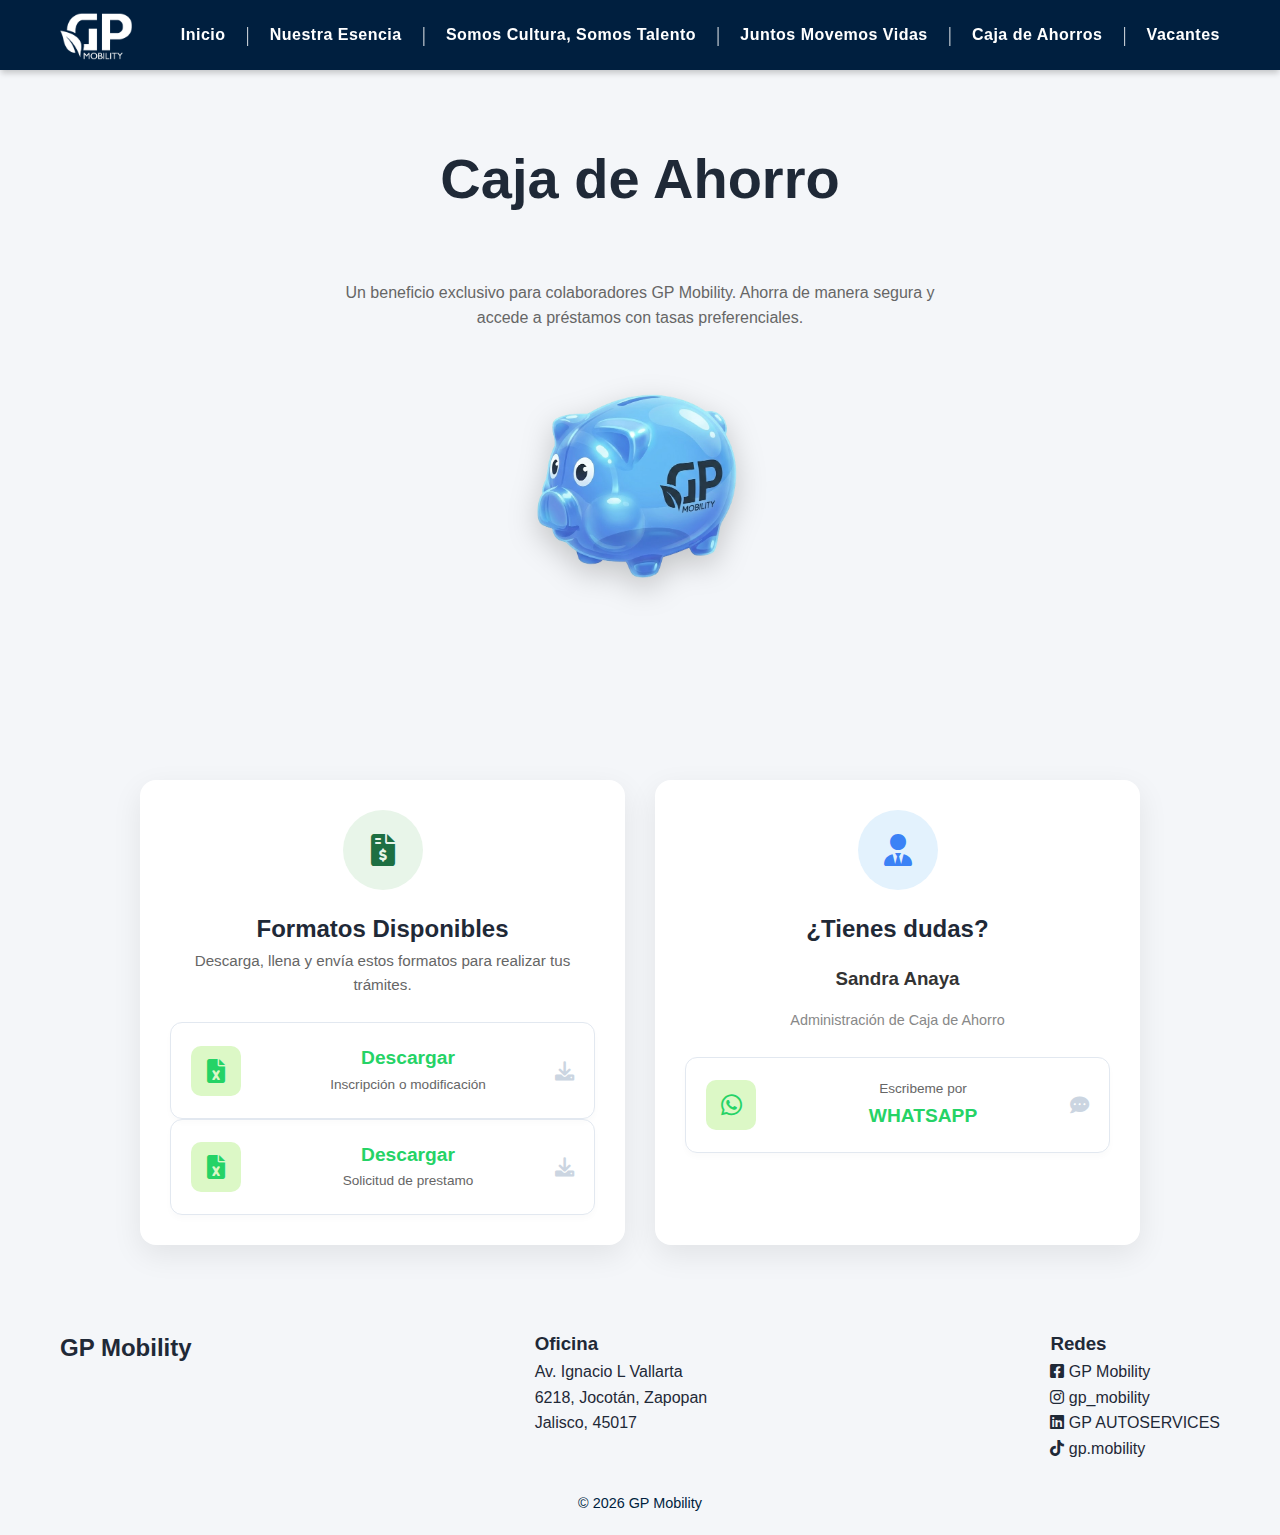
<file: caja_de_ahorro.html>
<!DOCTYPE html>
<html lang="es">
<head>
    <meta charset="UTF-8">
    <meta name="viewport" content="width=device-width, initial-scale=1.0">
    <title>Caja de Ahorro</title>
    <link href="https://cdnjs.cloudflare.com/ajax/libs/font-awesome/6.0.0/css/all.min.css" rel="stylesheet">
    <link rel="stylesheet" href="styles/styles_root.css">
    <link rel="stylesheet" href="styles/styles_index.css">
    <link rel="stylesheet" href="styles/styles_animations.css">
    <link rel="stylesheet" href="styles/styles_soporte_caja.css">


    <script type="module" src="js/auth_guard.js"></script>
</head>
<body>

    <section class="general-section" style="text-align: center; padding-bottom: 20px;">
        <div class="general-subsection" style="align-items: center;">
            <h1>Caja de Ahorro</h1>
            <p style="max-width: 600px; margin: 10px auto; color: #666;">
                Un beneficio exclusivo para colaboradores GP Mobility. Ahorra de manera segura y accede a préstamos con tasas preferenciales.
            </p>
            <img src="assets/alcancia.png" alt="Caja de Ahorro" class="alcancia-img"/>
        </div>
    </section>

    <section class="general-section" style="background-color: transparent;">
        <div class="resources-grid">
            
            <div class="resource-card">
                <div class="icons" style="color:#1D6F42;background:#E8F5E9;">
                    <i class="fas fa-file-invoice-dollar"></i>
                </div>
                <h2>Formatos Disponibles</h2>
                <p>Descarga, llena y envía estos formatos para realizar tus trámites.</p>
                
                <a href="assets/docs/formato_inscripcionOModificacion.xlsx" download class="btn-action btn-whatsapp">
                    <div class="btn-icon-wrapper">
                        <i class="fas fa-file-excel"></i>
                    </div>
                    <div class="btn-text">
                        <strong>Descargar</strong>
                        <span>Inscripción o modificación</span>
                    </div>
                    <i class="fas fa-download arrow-icon"></i>
                </a>

                <a href="assets/docs/formato_solicituddeprestamo.xlsx" download class="btn-action btn-whatsapp">
                    <div class="btn-icon-wrapper">
                        <i class="fas fa-file-excel"></i>
                    </div>
                    <div class="btn-text">
                        <strong>Descargar</strong>
                        <span>Solicitud de prestamo</span>
                    </div>
                    <i class="fas fa-download arrow-icon"></i>
                </a>
            </div>

            <div class="resource-card">
                <div class="icons" style="color:var(--secondary);background:#E3F2FD;">
                    <i class="fas fa-user-tie"></i>
                </div>
                <h2>¿Tienes dudas?</h2>

                <h3 style="margin: 15px 0; color: #333;">Sandra Anaya</h3>
                <p style="margin-bottom: 25px; color: #888; font-size: 0.9rem;">Administración de Caja de Ahorro</p>


                <a href="https://wa.me/5213332001139?text=Hola%20Sandra,%20tengo%20una%20duda%20sobre%20la%20caja%20de%20ahorro!" target="_blank" class="btn-action btn-whatsapp">
                    <div class="btn-icon-wrapper">
                        <i class="fab fa-whatsapp"></i>
                    </div>
                    <div class="btn-text">
                        <span>Escribeme por</span>
                        <strong>WHATSAPP</strong>
                    </div>
                    <i class="fas fa-comment-dots arrow-icon"></i>
                </a>

            </div>

        </div>
    </section>

    <script type="module" src="js/component.js"></script>
    <script src="js/animations.js"></script>
</body>
</html>
</file>
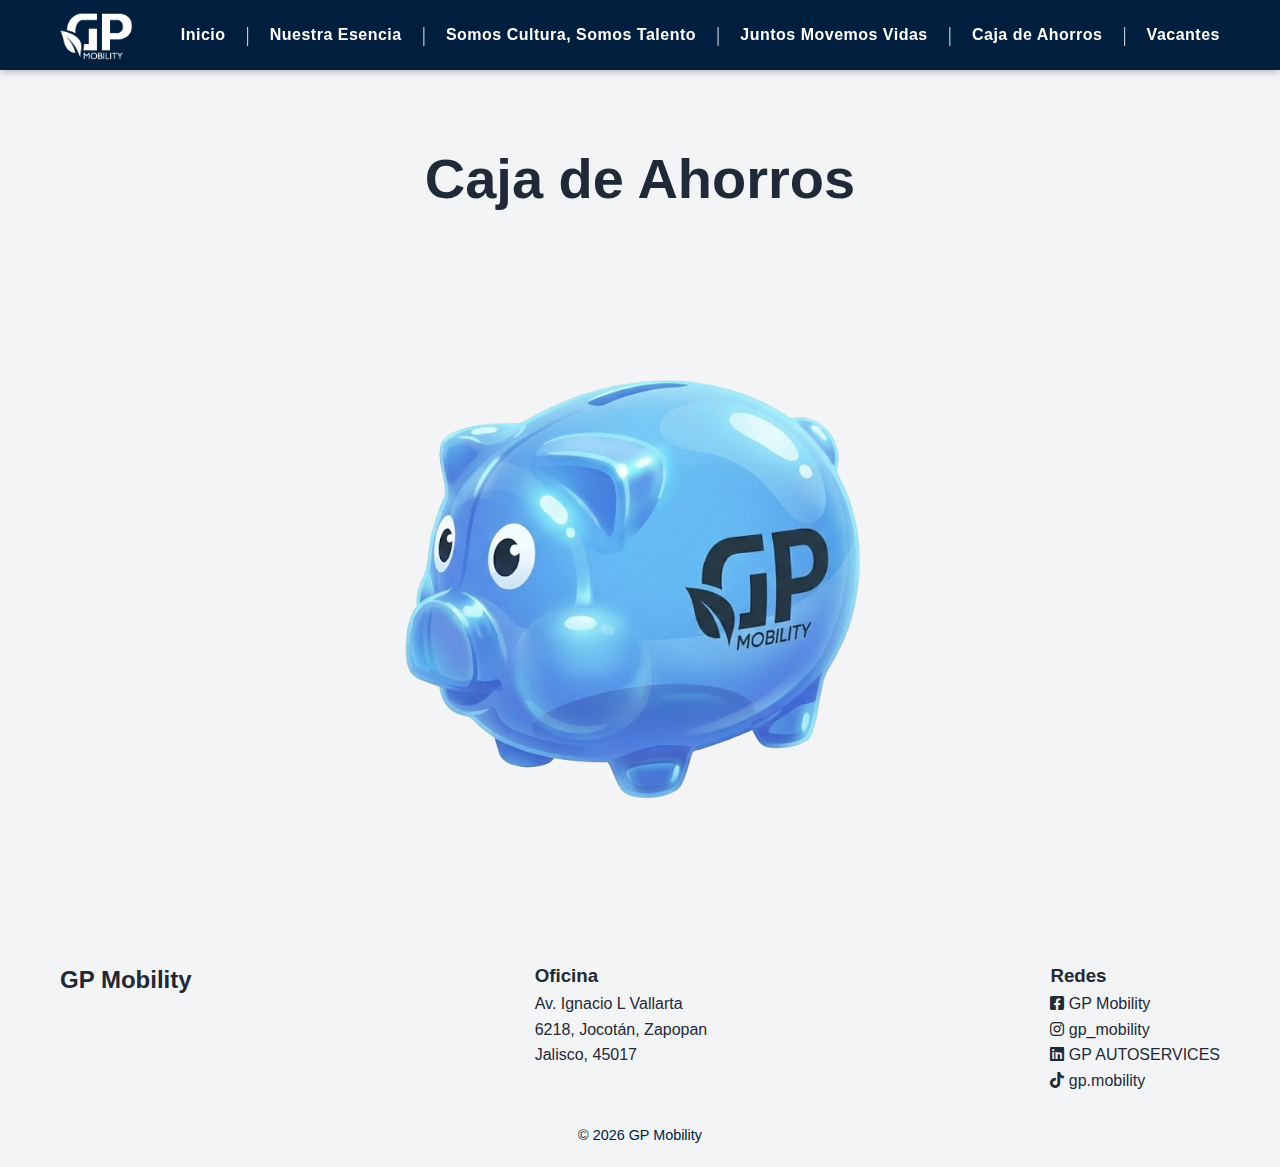
<file: caja_de_ahorros.html>
<!DOCTYPE html>
<html lang="es">
    <head>
        <meta charset="UTF-8">
        <meta name="viewport" content="width=device-width, initial-scale=1.0">
        <title>Caja de Ahorros</title>
        <link href="https://cdnjs.cloudflare.com/ajax/libs/font-awesome/6.0.0/css/all.min.css" rel="stylesheet">
        <link rel="stylesheet" href="styles/styles_root.css">
        <link rel="stylesheet" href="styles/styles_index.css">
        <link rel="stylesheet" href="styles/styles_animations.css">
    </head>
    <body>
        <section class="general-section">
            <div class="general-subsection">
                <h1>Caja de Ahorros</h1>
                <img src="assets/alcancia.png"/>
            </div>
        </section>
        <section class="general-section">
        </section>
        <script src="js/animations.js"></script>
        <script src="js/component.js"></script>
    </body>
</html>
</file>
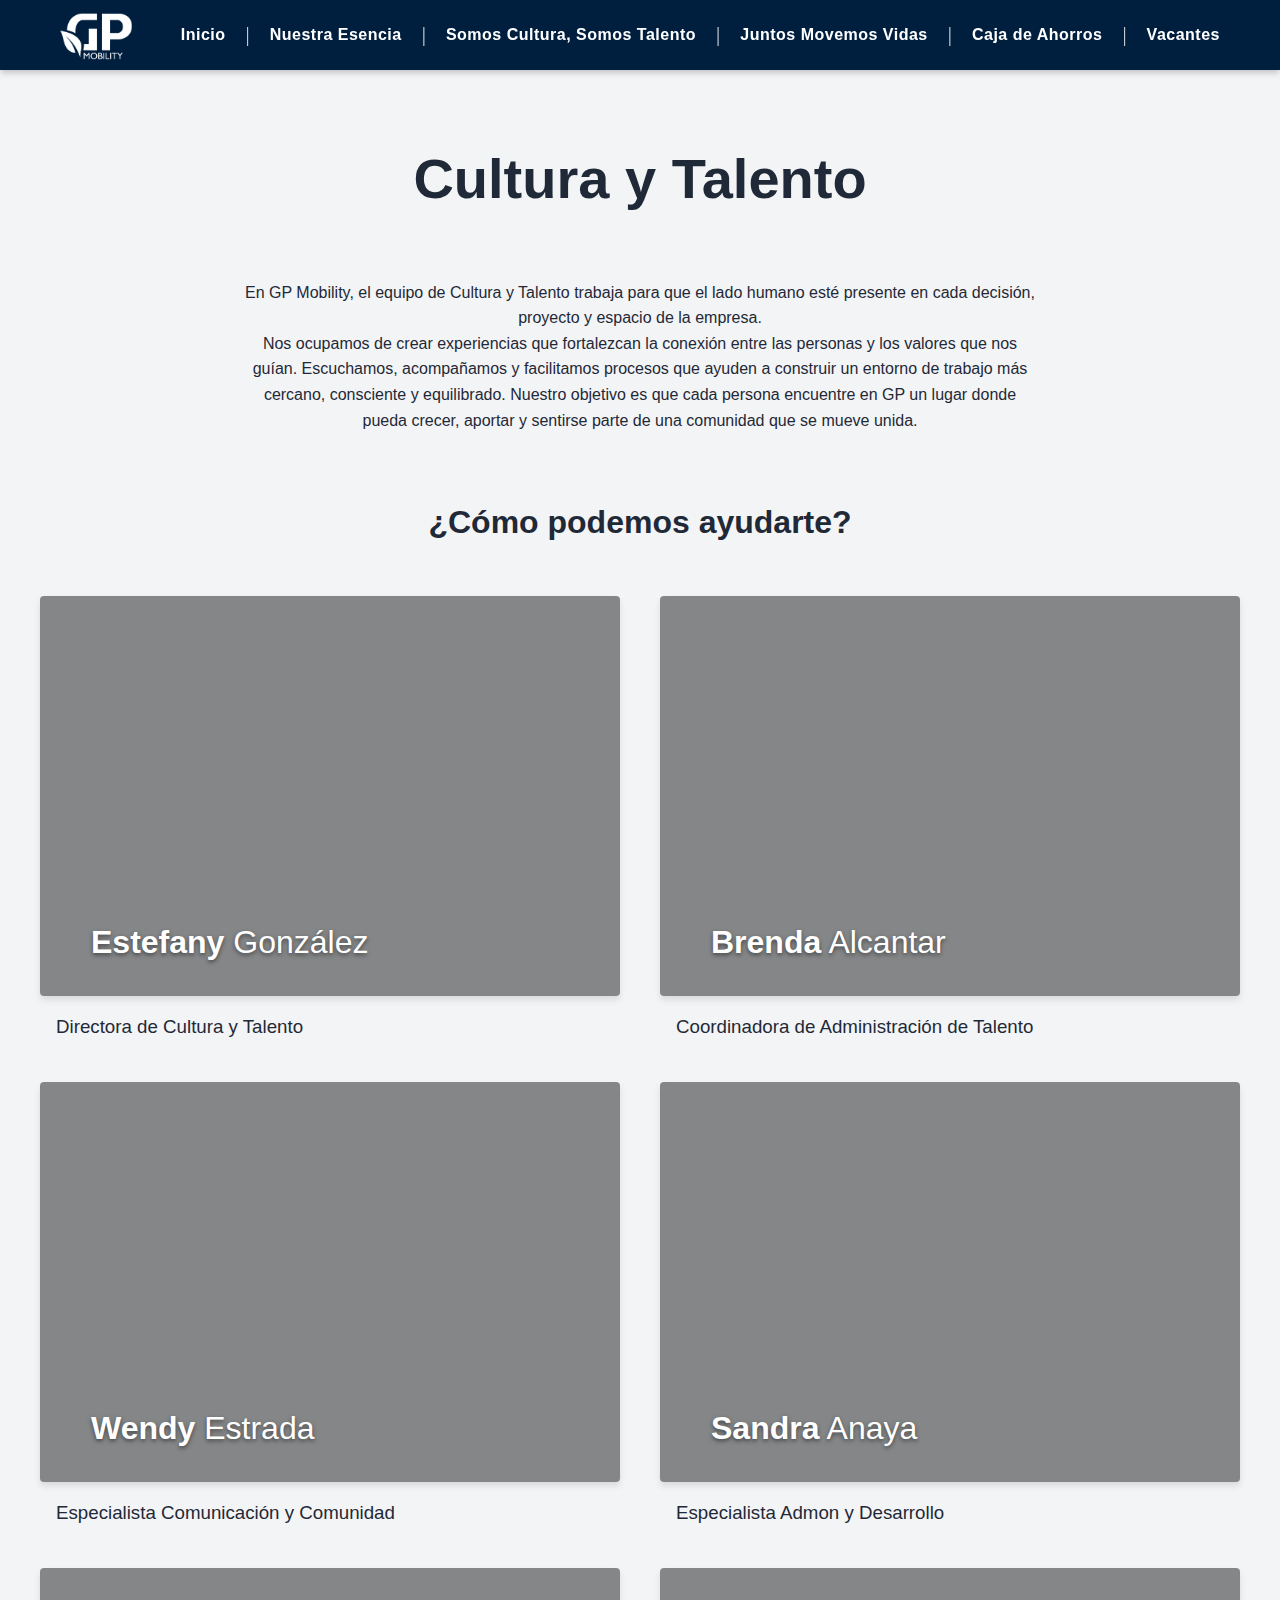
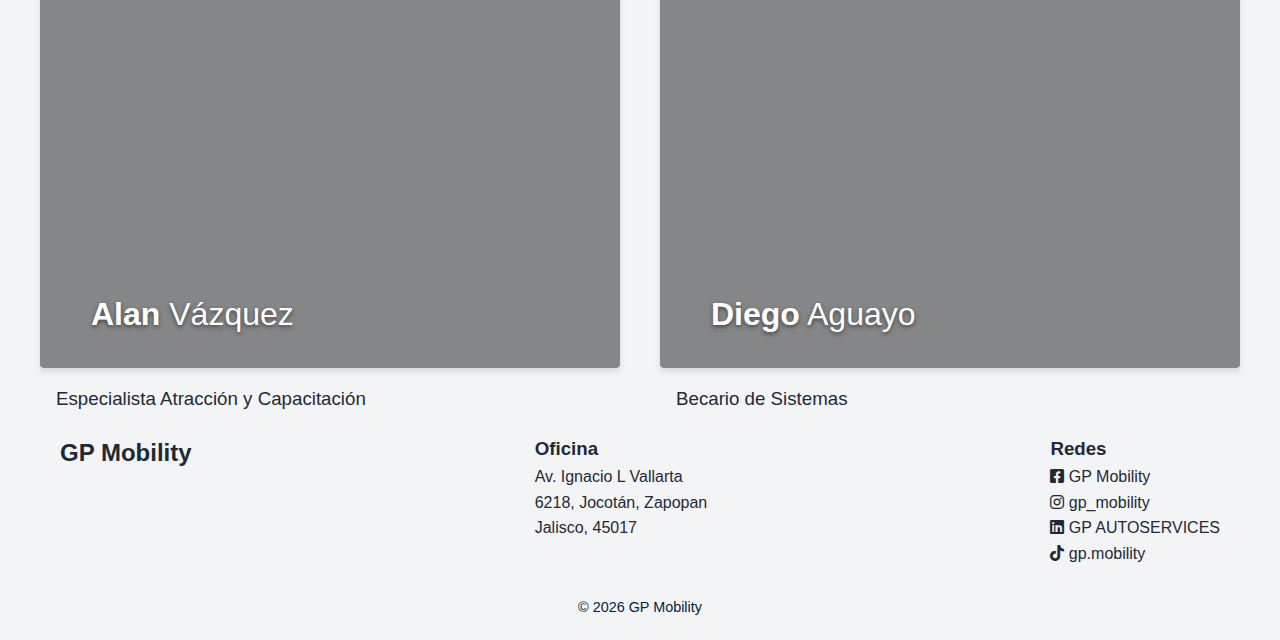
<file: cultura_talento.html>
<!DOCTYPE html>
<html lang="es">
    <head>
        <meta charset="UTF-8">
        <meta name="viewport" content="width=device-width, initial-scale=1.0">
        <title>Somos cultura, somos talento</title>
        <link href="https://cdnjs.cloudflare.com/ajax/libs/font-awesome/6.0.0/css/all.min.css" rel="stylesheet">
        <link rel="stylesheet" href="styles/styles_root.css">
        <link rel="stylesheet" href="styles/styles_index.css">
        <style>
            .card-content {
                cursor:default;
            }
            @media (max-width: 900px) {
                .contact-section {
                    width:100%;max-width: 1200px;margin:4rem auto;padding:0 20px;
                }
                .image-card {
                    width: 80%;
                    height: auto;
                }
            }
        </style>
        <script type="module" src="js/auth_guard.js"></script>
    </head>
    <body>
        <section class="general-section">
            <div class="general-subsection">
                <h1>Cultura y Talento</h1>
                <p>
                    En GP Mobility, el equipo de Cultura y Talento trabaja para que el lado humano esté presente 
                    en cada decisión, proyecto y espacio de la empresa.<br/>
                    Nos ocupamos de crear experiencias que fortalezcan la conexión entre las personas 
                    y los valores que nos guían. Escuchamos, acompañamos y facilitamos procesos que ayuden 
                    a construir un entorno de trabajo más cercano, consciente y equilibrado.
                    Nuestro objetivo es que cada persona encuentre en GP un lugar donde pueda crecer, 
                    aportar y sentirse parte de una comunidad que se mueve unida.
                </p>
            </div>
        </section>
        <section class="contact-section">
            <h1 style="margin-top: 2em;">¿Cómo podemos ayudarte?</h1>
            <div class="image-cards-grid">
                <div class="contact-item">
                <a href="#" class="image-card" style="background-image: url('https://gpmobility.s3.us-east-2.amazonaws.com/usuarios/GONZALEZ+ROCHA+ESTEFANY+ISABEL.png');">
                    <div class="card-overlay"></div> <div class="card-content">
                        <h3><strong>Estefany</strong> González</h3>
                    </div>
                </a>
                <h3>Directora de Cultura y Talento</h3>
                </div>

                <div class="contact-item">
                <a href="#" class="image-card" style="background-image: url('https://gpmobility.s3.us-east-2.amazonaws.com/usuarios/HERNANDEZ+ALCANTAR+BRENDA.png');">
                    <div class="card-overlay"></div>
                    <div class="card-content">
                        <h3><strong>Brenda</strong> Alcantar</h3>
                    </div>
                </a>
                <h3>Coordinadora de Administración de Talento</h3>
                </div>

                <div class="contact-item">
                <a href="#" class="image-card" style="background-image: url('https://gpmobility.s3.us-east-2.amazonaws.com/usuarios/ESTRADA+MENESES+WENDY+CECILIA.png');">
                    <div class="card-overlay"></div>
                    <div class="card-content">
                        <h3><strong>Wendy</strong> Estrada</h3>
                    </div>
                </a>
                <h3>Especialista Comunicación y Comunidad</h3>
                </div>

                <div class="contact-item">
                <a href="#" class="image-card" style="background-image: url('https://gpmobility.s3.us-east-2.amazonaws.com/usuarios/ANAYA+SOLIS+SANDRA+GUADALUPE.png');">

                    <div class="card-overlay"></div>
                    <div class="card-content">
                        <h3><strong>Sandra</strong> Anaya</h3>
                    </div>
                </a>
                <h3>Especialista Admon y Desarrollo</h3>
                </div>
                
                <div class="contact-item">
                <a href="#" class="image-card" style="background-image: url('https://gpmobility.s3.us-east-2.amazonaws.com/usuarios/VAZQUEZ+GALLO+ALAN+RICARDO.png');">
                    <div class="card-overlay"></div>
                    <div class="card-content">
                        <h3><strong>Alan</strong> Vázquez</h3>
                    </div>
                </a>
                <h3>Especialista Atracción y Capacitación</h3>
                </div>

                <div class="contact-item">
                <a href="#" class="image-card" style="background-image: url('https://gpmobility.s3.us-east-2.amazonaws.com/usuarios/AGUAYO+ALCALA+DIEGO+ARMANDO.png');">
                    <div class="card-overlay"></div>
                    <div class="card-content">
                        <h3><strong>Diego</strong> Aguayo</h3>
                    </div>
                </a>
                <h3>Becario de Sistemas</h3>
                </div>
                

            </div>
        </section>
        <script src="js/component.js"></script>
    </body>
</html>
</file>
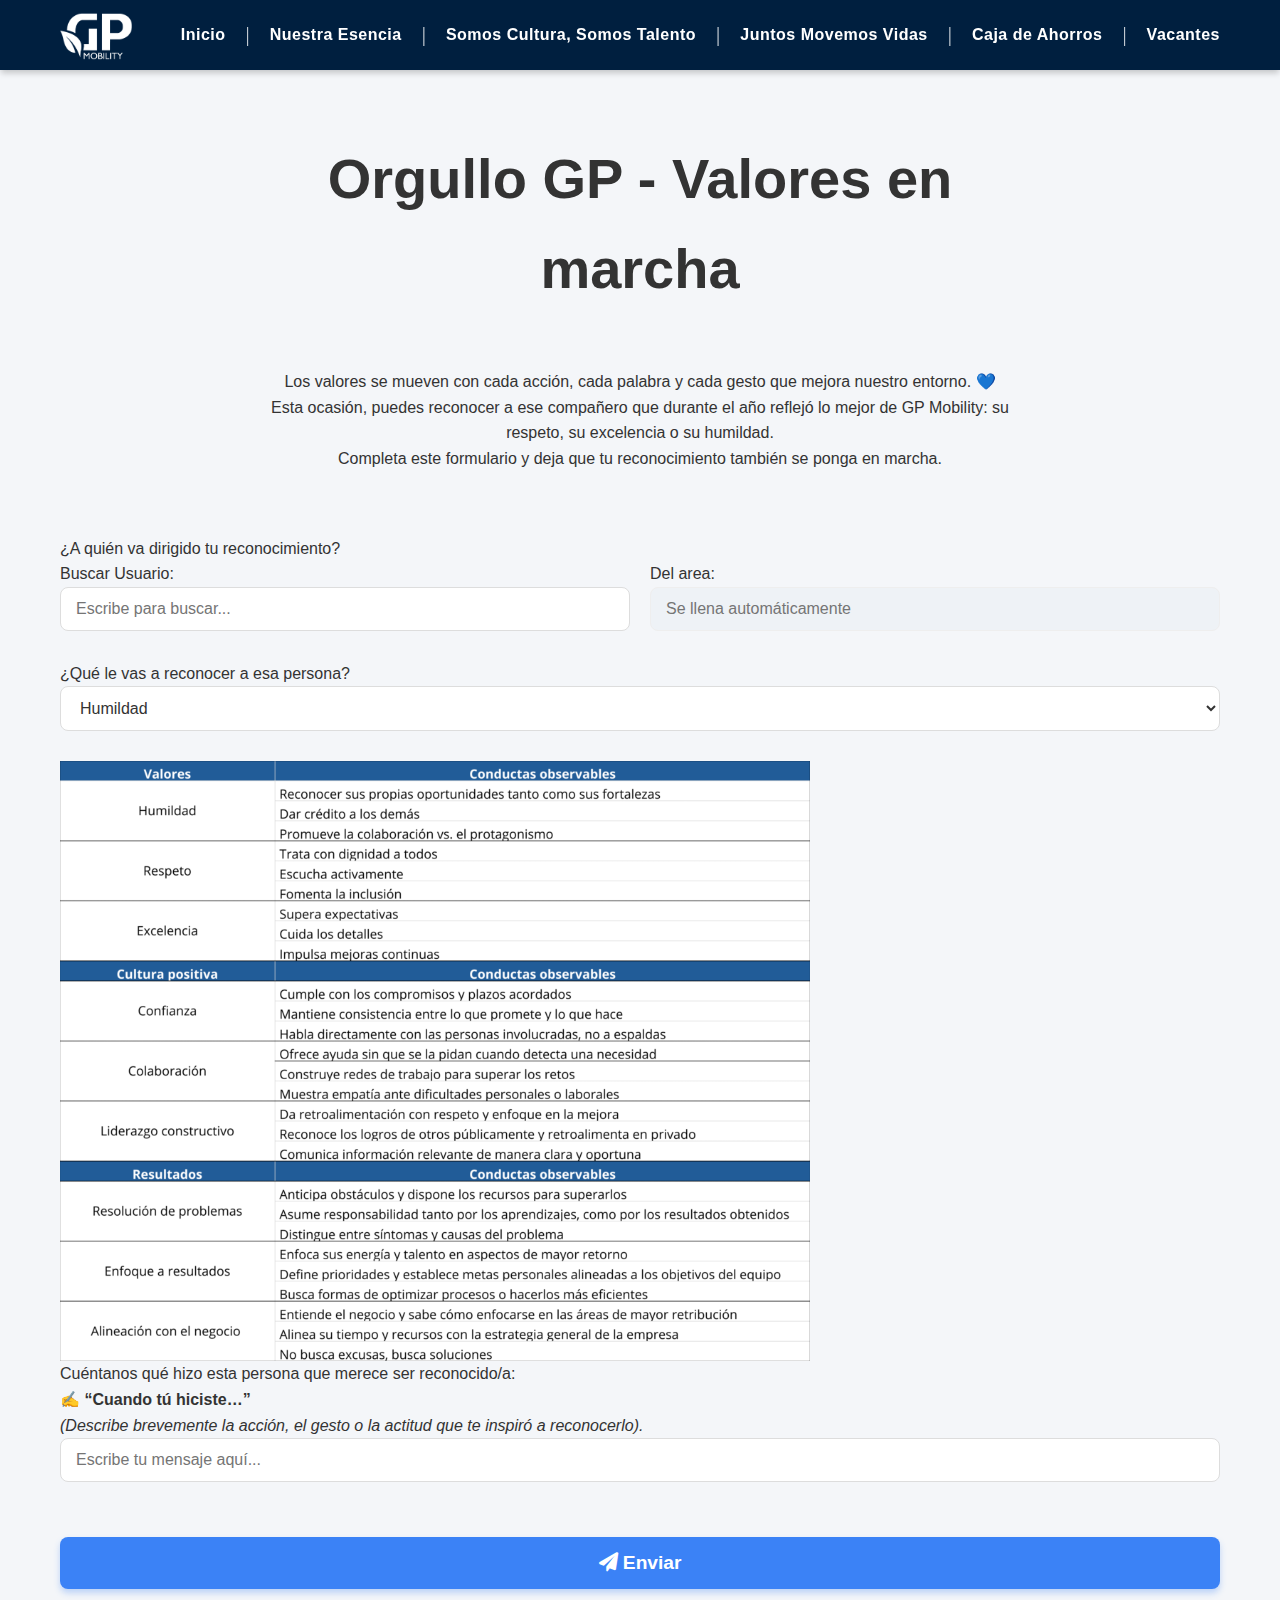
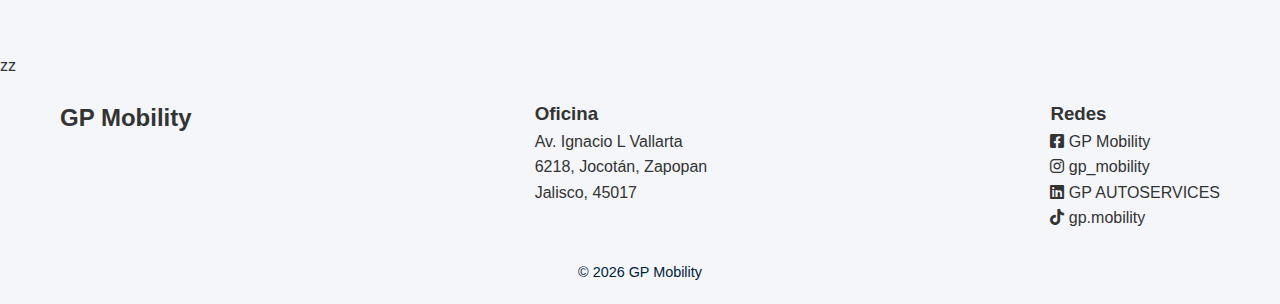
<file: enviar_reconocimiento.html>
<!DOCTYPE html>
<html lang="es">
<head>
    <meta charset="UTF-8">
    <meta name="viewport" content="width=device-width, initial-scale=1.0">
    <title>Orgullo GP</title>
    <link href="https://cdnjs.cloudflare.com/ajax/libs/font-awesome/6.0.0/css/all.min.css" rel="stylesheet">
    <link rel="stylesheet" href="styles/styles_root.css">
    <link rel="stylesheet" href="styles/styles_index.css">
    <link rel="stylesheet" href="styles/styles_enviar_reconocimiento.css">
    <script type="module" src="js/auth_guard.js"></script>
</head>
<body>
    <section class="general-section">
        <div class="general-subsection">
            <h1>Orgullo GP - Valores en marcha</h1>
            <p>
                Los valores se mueven con cada acción, cada palabra 
                y cada gesto que mejora nuestro entorno. 💙<br/>Esta ocasión, 
                puedes reconocer a ese compañero que durante el año reflejó lo mejor 
                de GP Mobility: su respeto, su excelencia o su humildad.<br/>Completa este formulario 
                y deja que tu reconocimiento también se ponga en marcha.
            </p>

        </div>
    </section>

    <section class="general-section">
        <label>¿A quién va dirigido tu reconocimiento?</label> 
            <div class="grupo-horizontal">
                <div class="campo-individual" style="position: relative;">
                    <label for="usuario_search">Buscar Usuario: </label>
                    <input type="text" id="usuario_search" placeholder="Escribe para buscar..." autocomplete="off">
                    
                    <ul id="user-suggestions" style="
                        display:none; 
                        position:absolute; 
                        background:white; 
                        border:1px solid #ccc; 
                        width:100%; 
                        max-height:150px; 
                        overflow-y:auto; 
                        z-index:1000;
                        list-style:none;
                        padding:0;
                        margin:0;
                        text-transform: lowercase;
                    "></ul>

                    <input type="hidden" id="form-para" name="form-para" required>
                </div>
                
                <div class="campo-individual">
                    <label for="usuario_dpto_display">Del area: </label>
                    <input type="text" id="usuario_dpto_display" readonly placeholder="Se llena automáticamente" style="background-color: #f0f0f0;">
                </div>
                
            </div>

            <label>¿Qué le vas a reconocer a esa persona?</label>
            <div class="grupo-horizontal">
                <select id="form-reconocimiento">
                    <option>Humildad</option>
                    <option>Respeto</option>
                    <option>Excelencia</option>
                    <option>Confianza</option>
                    <option>Colaboración</option>
                    <option>Liderazgo constructivo</option>
                    <option>Resolución de problemas</option>
                    <option>Enfoque a resultados</option>
                    <option>Alineación con el negocio</option>
                </select>
            </div>
            <div>
                <img src="assets/valoresAReconocer.png"/>
            </div>

        <label>
            Cuéntanos qué hizo esta persona que merece ser reconocido/a: <br/>
            <strong>✍️ “Cuando tú hiciste…”  </strong><br/>
            <em>(Describe brevemente la acción, el gesto o la actitud que te inspiró a reconocerlo).</em>
        </label>
        <div class="grupo-horizontal">
            <input type="text" id="form-mensaje" required placeholder="Escribe tu mensaje aquí...">
        </div>

        <div class="grupo-horizontal">
            <button type="submit" id="btn-enviar" style="display: block;">
                <i class="fas fa-paper-plane"></i> Enviar
            </button>
        </div>

    </section>

    <script type="module" src="js/component.js"></script>
    <script type="module" src="js/user_search.js"></script>
    <script type="module" src="js/send_reconocimiento.js"></script>
</body>
</html>
zz
</file>
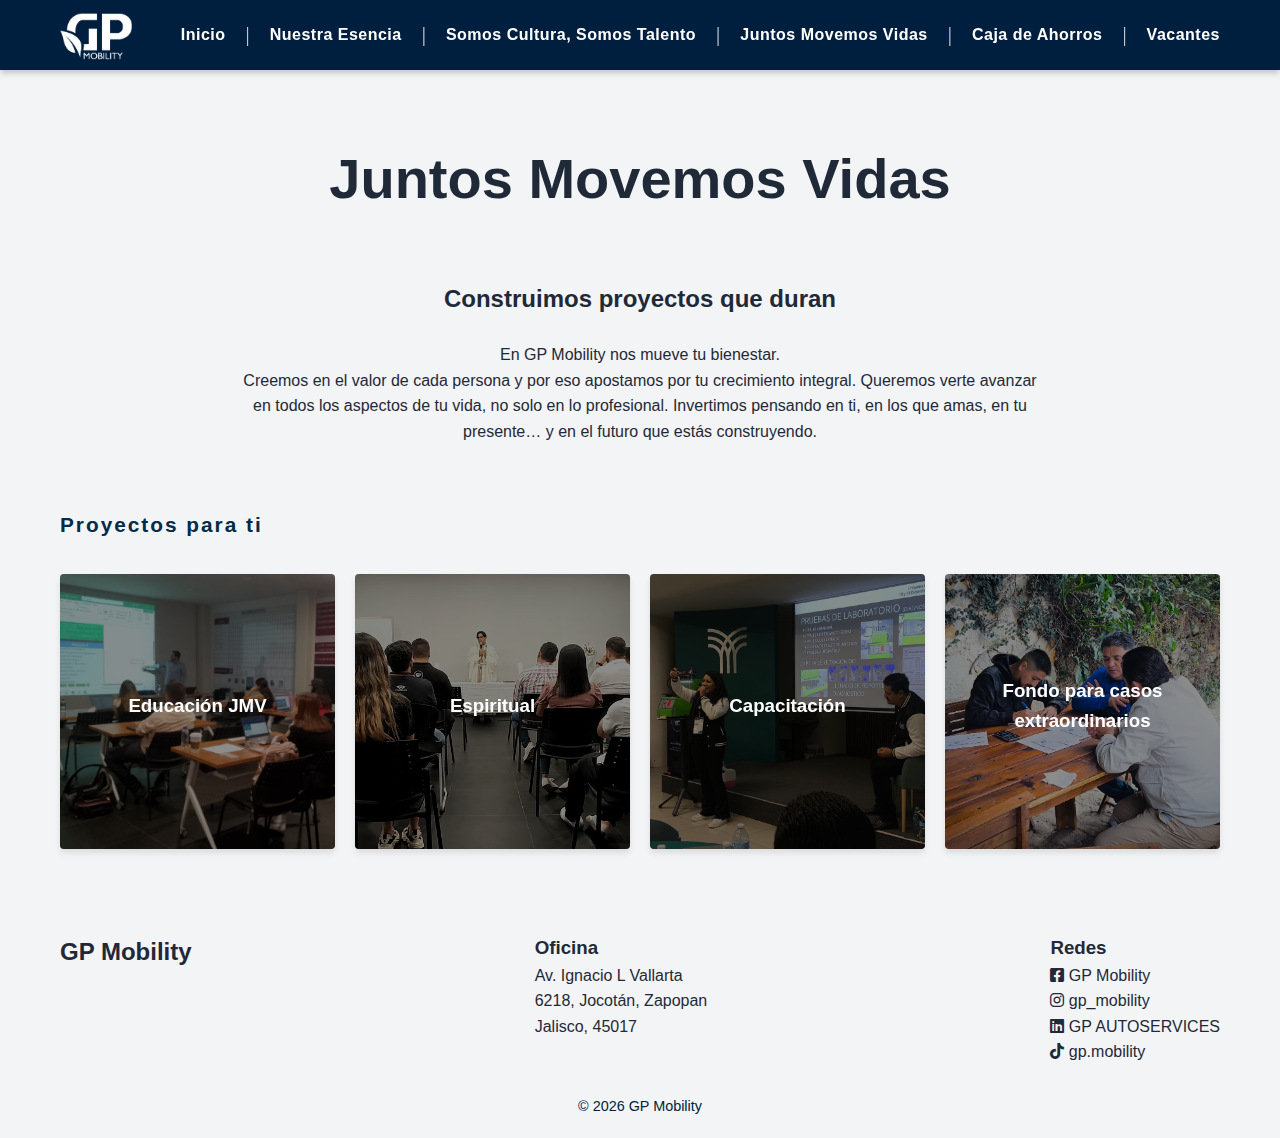
<file: juntos_movemos_vidas.html>
<!DOCTYPE html>
<html lang="es">
    <head>
        <meta charset="UTF-8">
        <meta name="viewport" content="width=device-width, initial-scale=1.0">
        <title>Juntos Movemos Vidas</title>
        <link href="https://cdnjs.cloudflare.com/ajax/libs/font-awesome/6.0.0/css/all.min.css" rel="stylesheet">
        <link rel="stylesheet" href="styles/styles_root.css">
        <link rel="stylesheet" href="styles/styles_index.css">
        <link rel="stylesheet" href="styles/styles_animations.css">
    </head>
    <body>
        <section class="general-section">
            <div class="general-subsection">
                <h1>Juntos Movemos Vidas</h1>
                <h2>Construimos proyectos que duran</h2>
                <p>                    
                    En GP Mobility nos mueve tu bienestar.<br/>
                    Creemos en el valor de cada persona y por eso apostamos por tu crecimiento integral. 
                    Queremos verte avanzar en todos los aspectos de tu vida, no solo en lo profesional.
                    Invertimos pensando en ti, en los que amas, en tu presente… y en el futuro que estás construyendo.
                </p>
            </div>
        </section>
        <section class="general-section">
            <h2 class="section-title">Proyectos para ti</h2>

            <div class="image-cards-grid">
                
                <div class="animated-image-card">
                    <div class="animated-card-face animated-card-front" style="background-image: url('assets/educacion.png');">
                        <div class="animated-card-overlay"></div> <div class="animated-card-content">
                            <h3>Educación JMV</h3>
                        </div>
                    </div>
                    <div class="animated-card-face animated-card-back" style="background-image: url('assets/educacion.png');">
                        <div class="animated-card-overlay"></div> <div class="animated-card-content">
                            <h3>Educacion JMV</h3>
                            <p>
                                La oportunidad de retomar o continuar sus estudios, 
                                alcanzando nuevos logros que impacten positivamente 
                                su vida y la de su familia.
                            </p>
                        </div>
                    </div>
                </div>

                <div class="animated-image-card">
                    <div class="animated-card-face animated-card-front" style="background-image: url('assets/vision.png');">
                        <div class="animated-card-overlay"></div> <div class="animated-card-content">
                            <h3>Espiritual</h3>
                        </div>
                    </div>
                    <div class="animated-card-face animated-card-back" style="background-image: url('assets/vision.png');">
                        <div class="animated-card-overlay"></div> <div class="animated-card-content">
                            <h3>Espiritual</h3>
                            <p>
                                Fomentamos el crecimiento espiritual de cada colaborador, 
                                ofreciendo apoyo para sacramentos, ceremonias y celebraciones. 
                                <br/>Coordinamos actividades que nutran la espiritualidad y 
                                fortalezcan nuestro sentido de comunidad. 
                            </p>
                        </div>
                    </div>
                </div>

                <div class="animated-image-card">
                    <div class="animated-card-face animated-card-front" style="background-image: url('assets/capacitacion.png');">
                        <div class="animated-card-overlay"></div> <div class="animated-card-content">
                            <h3>Capacitación</h3>
                            
                        </div>
                    </div>
                    <div class="animated-card-face animated-card-back" style="background-image: url('assets/capacitacion.png');">
                        <div class="animated-card-overlay"></div> <div class="animated-card-content">
                            <h3>Capacitación</h3>
                            <p>
                                Buscamos brindar herramientas y oportunidades para su 
                                desarrollo, impulsando la mejora continua que nos lleve
                                juntos al éxito de GP Mobility con el apoyo Academia Plasencia.
                            </p>
                        </div>
                    </div>
                </div>

                <div class="animated-image-card">
                    <div class="animated-card-face animated-card-front" style="background-image: url('assets/fondoextraordinario.jpeg');">
                        <div class="animated-card-overlay"></div> <div class="animated-card-content">
                            <h3>Fondo para casos extraordinarios</h3>
                        </div>
                    </div>
                    <div class="animated-card-face animated-card-back" style="background-image: url('assets/fondoextraordinario.jpeg');">
                        <div class="animated-card-overlay"></div> <div class="animated-card-content">
                            <h3>Fondo para casos extraordinarios</h3>
                            <p>
                                Fondo trimestral gestionado por el equipo de cuidado, pensado
                                para acompañar y respaldar a nuestros colaboradores en los 
                                momentos que más lo necesitan.
                            </p>  
                        </div>
                    </div>
                </div>

            </div>
        </section>
        <script src="js/animations.js"></script>
        <script src="js/component.js"></script>
    </body>
</html>
</file>
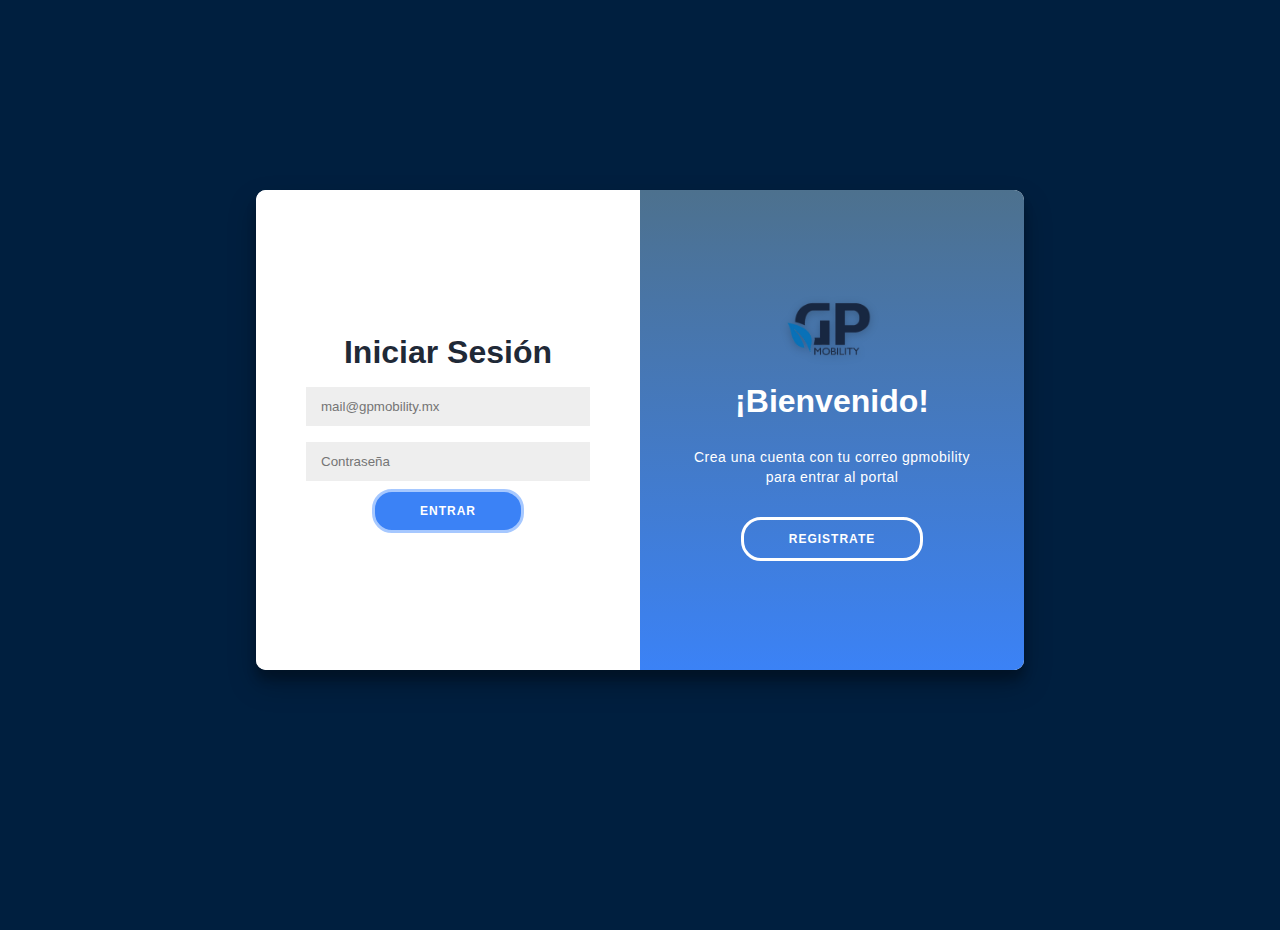
<file: login.html>
<!DOCTYPE html>
<html lang="es">
<head>
    <meta charset="UTF-8">
    <meta name="viewport" content="width=device-width, initial-scale=1.0">
    <title>GP Mobility</title>
    <link rel="stylesheet" href="styles/styles_root.css">
    <link rel="stylesheet" href="styles/login.css">
</head>
<body>
    <div class="card" id="card">
        <div class="form-container sign-up-container">
            <form action="#">
                <h1>Crear Cuenta</h1>
                <span>usa tu correo empresarial</span>
                <input id="email-signup" type="email" placeholder="mail@gpmobility.mx" />
                <input id="password-signup" type="password" placeholder="Contraseña" autocomplete="off" />
                <p class="error-msg" id="error-msg-signup"></p>
                <button id="signup-button">Registrar</button>
            </form>
        </div>
        <div class="form-container sign-in-container">
            <form action="#">
                <h1>Iniciar Sesión</h1>
                <input id="email-login" type="email" placeholder="mail@gpmobility.mx" />
                <input id="password-login" type="password" placeholder="Contraseña" autocomplete="off"/>
                <p class="error-msg" id="error-msg-login"></p>
                <button id="login-button">Entrar</button>
            </form>
        </div>
        <div class="overlay-container">
            <div class="login-overlay">
                <div class="overlay-panel overlay-left">
                    <img class="overlay-img" src="img/mini_logo_gp.png">
                    <h1>¡Bienvenido!</h1>
                    <p>Si ya cuentas con una cuenta, inicia sesión</p>
                    <button class="ghost" id="logIn-toggle">Iniciar Sesión</button>
                </div>
                <div class="overlay-panel overlay-right">
                    <img class="overlay-img" src="img/mini_logo_gp.png">
                    <h1>¡Bienvenido!</h1>
                    <p>Crea una cuenta con tu correo gpmobility para entrar al portal</p>
                    <button class="ghost" id="signUp-toggle">Registrate</button>
                </div>
            </div>
        </div>
    </div>

    <script type="module" src="js/auth.js"></script>
</body>
</html>
</file>
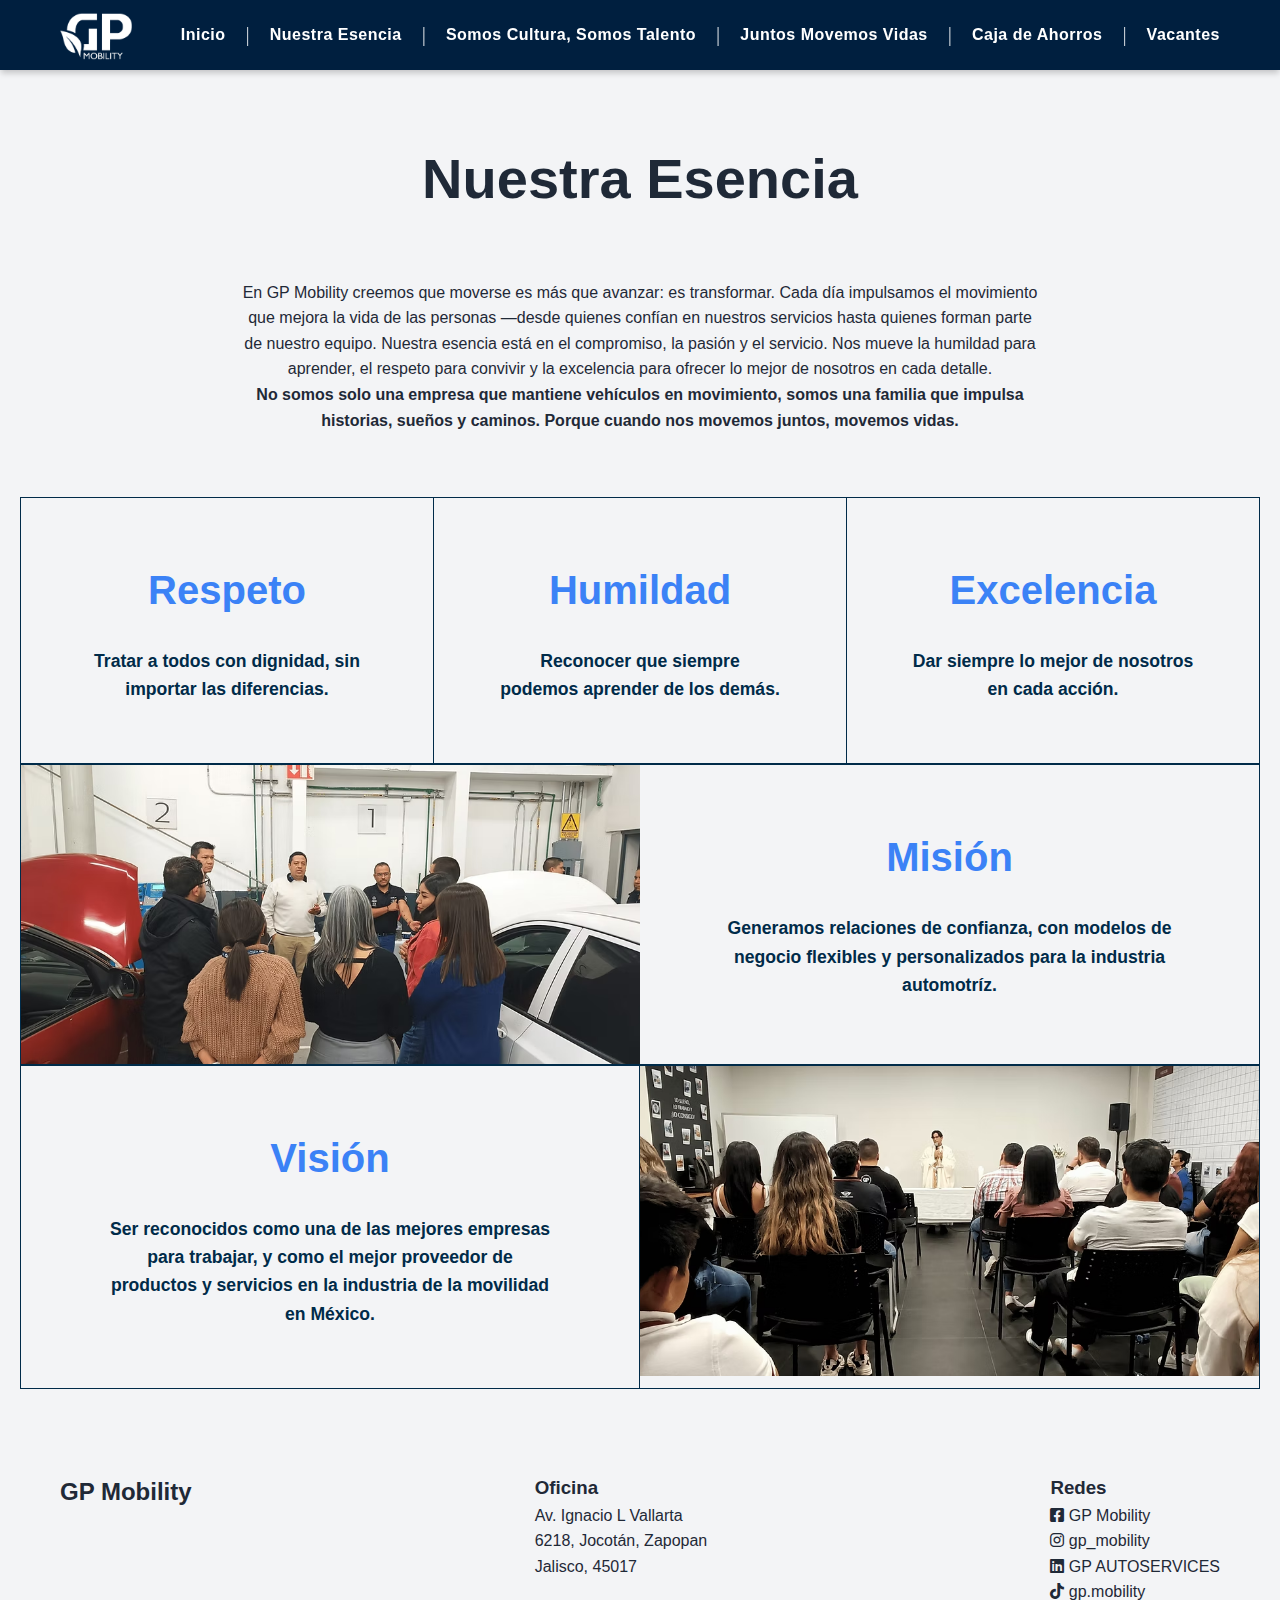
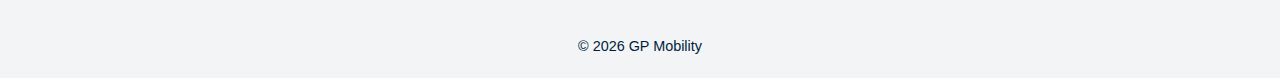
<file: nuestra_esencia.html>
<!DOCTYPE html>
<html lang="es">
<head>
    <meta charset="UTF-8">
    <meta name="viewport" content="width=device-width, initial-scale=1.0">
    <title>Nuestra Esencia</title>
    <link href="https://cdnjs.cloudflare.com/ajax/libs/font-awesome/6.0.0/css/all.min.css" rel="stylesheet">
    <link rel="stylesheet" href="styles/styles_root.css">
    <link rel="stylesheet" href="styles/styles_index.css">
    <link rel="stylesheet" href="styles/styles_nuestra_esencia.css">
</head>
<body>
    <section class="general-section">
        <div class="general-subsection">
            <h1>Nuestra Esencia</h1>
            <p>
                En GP Mobility creemos que moverse es más que avanzar: es transformar.
                Cada día impulsamos el movimiento que mejora la vida de las personas —desde quienes confían en nuestros servicios hasta quienes forman parte de nuestro equipo.
                Nuestra esencia está en el compromiso, la pasión y el servicio. Nos mueve la humildad para aprender, el respeto para convivir y la excelencia para ofrecer lo mejor de nosotros en cada detalle.
            </p>
            <p style="font-weight: 600;">
                No somos solo una empresa que mantiene vehículos en movimiento, somos una familia que impulsa historias, sueños y caminos. Porque cuando nos movemos juntos, movemos vidas.
            </p>
        </div>
    </section>

    <section class="valores-section">
        <div class="valores-table">
            <div class="valores-item">
                <h3 class="valores-title">Respeto</h3>
                <p class="valores-paragraph">Tratar a todos con dignidad, sin importar las diferencias.</p>
            </div>
            <div class="valores-item">
                <h3 class="valores-title">Humildad</h3>
                <p class="valores-paragraph">Reconocer que siempre podemos aprender de los demás.</p>
            </div>
            <div class="valores-item">
                <h3 class="valores-title">Excelencia</h3>
                <p class="valores-paragraph">Dar siempre lo mejor de nosotros en cada acción.</p>
            </div>
        </div>

        <div class="valores-table">
                <img src="assets/mision.png" class="valores-img"/>
            <div class="valores-item">
                <h3 class="valores-title">Misión</h3>
                <p class="valores-paragraph">
                    Generamos relaciones de confianza, con modelos de negocio flexibles y personalizados para la industria automotríz.
                </p>
            </div>
        </div>

        <div class="valores-table">
            <div class="valores-item">
                <h3 class="valores-title">Visión</h3>
                <p class="valores-paragraph">
                    Ser reconocidos como una de las mejores empresas para trabajar, y como el mejor proveedor de productos y servicios en la industria de la movilidad en México.
                </p>
            </div>
                <img src="assets/vision.png" class="valores-img"/>
        </div>

    </section>

    <script src="js/component.js"></script>
</body>
</html>
</file>
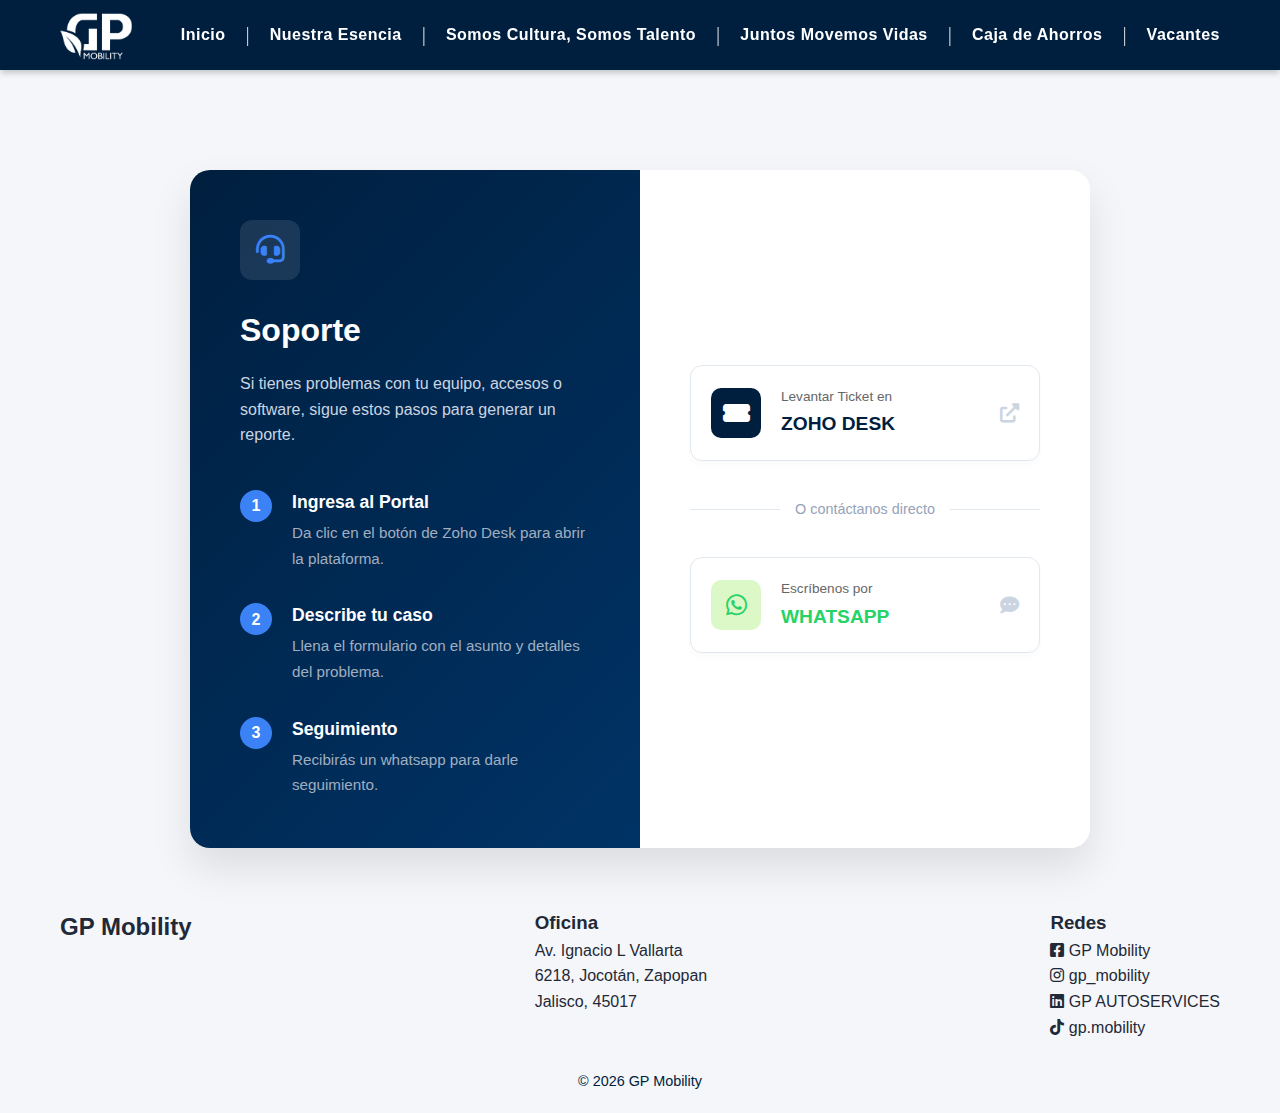
<file: soporte.html>
<!DOCTYPE html>
<html lang="es">
<head>
    <meta charset="UTF-8">
    <meta name="viewport" content="width=device-width, initial-scale=1.0">
    <title>Soporte</title>
    <link href="https://cdnjs.cloudflare.com/ajax/libs/font-awesome/6.0.0/css/all.min.css" rel="stylesheet">
    <link rel="stylesheet" href="styles/styles_root.css">
    <link rel="stylesheet" href="styles/styles_soporte_caja.css">

    
    <script type="module" src="js/auth_guard.js"></script>
</head>
<body>

    <section class="support-section">
        <div class="support-card">
            
            <div class="support-info">
                <div class="header-icon">
                    <i class="fas fa-headset"></i>
                </div>
                <h1>Soporte</h1>
                <p>Si tienes problemas con tu equipo, accesos o software, sigue estos pasos para generar un reporte.</p>

                <ul class="steps-list">
                    <li>
                        <div class="step-num">1</div>
                        <div class="step-content">
                            <strong>Ingresa al Portal</strong>
                            <span>Da clic en el botón de Zoho Desk para abrir la plataforma.</span>
                        </div>
                    </li>
                    <li>
                        <div class="step-num">2</div>
                        <div class="step-content">
                            <strong>Describe tu caso</strong>
                            <span>Llena el formulario con el asunto y detalles del problema.</span>
                        </div>
                    </li>
                    <li>
                        <div class="step-num">3</div>
                        <div class="step-content">
                            <strong>Seguimiento</strong>
                            <span>Recibirás un whatsapp para darle seguimiento.</span>
                        </div>
                    </li>
                </ul>
            </div>

            <div class="support-actions">
                <a href="https://grupoplasencia.zohodesk.com/portal/es/newticket" target="_blank" class="btn-action btn-zoho">
                    <div class="btn-icon-wrapper">
                        <i class="fas fa-ticket-alt"></i>
                    </div>
                    <div class="btn-text">
                        <span>Levantar Ticket en</span>
                        <strong>ZOHO DESK</strong>
                    </div>
                    <i class="fas fa-external-link-alt arrow-icon"></i>
                </a>

                <div class="divider">
                    <span>O contáctanos directo</span>
                </div>

                <a href="https://wa.me/5218128607646?text=Hola,%20necesito%20ayuda%20con..." target="_blank" class="btn-action btn-whatsapp">
                    <div class="btn-icon-wrapper">
                        <i class="fab fa-whatsapp"></i>
                    </div>
                    <div class="btn-text">
                        <span>Escríbenos por</span>
                        <strong>WHATSAPP</strong>
                    </div>
                    <i class="fas fa-comment-dots arrow-icon"></i>
                </a>
            </div>

        </div>
    </section>

    <script type="module" src="js/component.js"></script>
</body>
</html>
</file>
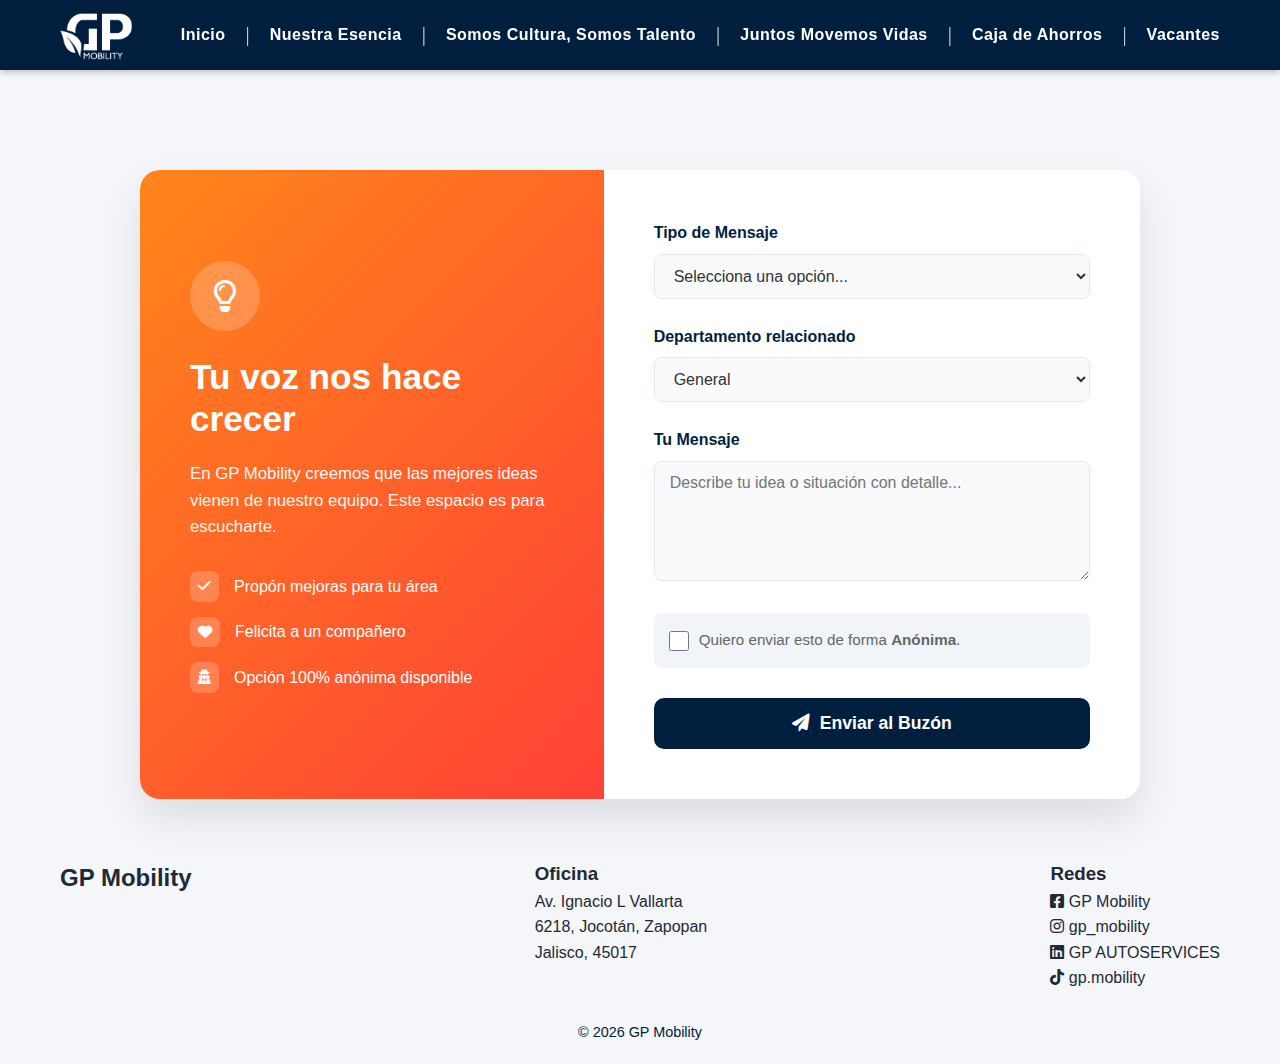
<file: sugerencias.html>
<!DOCTYPE html>
<html lang="es">
<head>
    <meta charset="UTF-8">
    <meta name="viewport" content="width=device-width, initial-scale=1.0">
    <title>Buzón de Sugerencias | GP Mobility</title>
    <link href="https://cdnjs.cloudflare.com/ajax/libs/font-awesome/6.0.0/css/all.min.css" rel="stylesheet">
    <link rel="stylesheet" href="styles/styles_root.css">
    
    <style>
        :root{--primary:#001f3f;--secondary:#3b82f6;--bg-light:#f4f6f9;--text-dark:#333;--text-gray:#666;--white:#ffffff;}
        *{margin:0;padding:0;box-sizing:border-box;font-family:'Segoe UI',Tahoma,Geneva,Verdana,sans-serif;}
        body{background-color:var(--bg-light);min-height:100vh;display:flex;flex-direction:column;}
        .main-container{flex:1;width:100%;padding:40px 20px;display:flex;justify-content:center;align-items:center;margin-top:60px;}
        .suggestion-card{background:var(--white);max-width:1000px;width:100%;border-radius:20px;box-shadow:0 20px 40px rgba(0,0,0,0.1);display:flex;overflow:hidden;flex-wrap:wrap;}
        .info-col{flex:1;padding:50px;background:linear-gradient(135deg,#FF851B 0%,#FF4136 100%);/* Naranja cálido para creatividad */
        color:var(--white);min-width:320px;display:flex;flex-direction:column;justify-content:center;}
        .icon-header{width:70px;height:70px;background:rgba(255,255,255,0.2);border-radius:50%;display:flex;align-items:center;justify-content:center;font-size:2rem;margin-bottom:25px;color:white;}
        .info-col h1{font-size:2.2rem;font-weight:700;margin-bottom:20px;line-height:1.2;}
        .info-col p{font-size:1.05rem;line-height:1.6;margin-bottom:30px;opacity:0.95;}
        .info-points{list-style:none;}
        .info-points li{margin-bottom:15px;display:flex;align-items:center;gap:15px;}
        .info-points i{background:rgba(255,255,255,0.2);padding:8px;border-radius:8px;font-size:0.9rem;}
        .form-col{flex:1.2;padding:50px;background:var(--white);min-width:320px;}
        .form-group{margin-bottom:25px;}
        .form-group label{display:block;font-weight:600;color:var(--primary);margin-bottom:8px;}
        .form-control,select,textarea{width:100%;padding:12px 15px;border:1px solid #e2e8f0;border-radius:8px;font-size:1rem;transition:all 0.3s;background-color:#f8fafc;color:var(--text-dark);}
        .form-control:focus,select:focus,textarea:focus{border-color:var(--secondary);outline:none;background-color:white;box-shadow:0 0 0 3px rgba(59,130,246,0.1);}
        textarea{resize:vertical;min-height:120px;}
        .anon-wrapper{display:flex;align-items:center;gap:10px;margin-bottom:30px;padding:15px;background-color:#f1f5f9;border-radius:8px;cursor:pointer;}
        .anon-wrapper input[type="checkbox"]{width:20px;height:20px;cursor:pointer;}
        .anon-wrapper span{font-size:0.95rem;color:var(--text-gray);user-select:none;}
        .btn-submit{width:100%;padding:15px;background-color:var(--primary);color:white;border:none;border-radius:10px;font-size:1.1rem;font-weight:bold;cursor:pointer;transition:all 0.3s;display:flex;align-items:center;justify-content:center;gap:10px;}
        .btn-submit:hover{background-color:#003366;transform:translateY(-2px);box-shadow:0 10px 20px rgba(0,31,63,0.2);}
        @media (max-width:800px){
            .suggestion-card{flex-direction:column;}
            .info-col,.form-col{padding:30px;}
            .main-container{margin-top:80px;}
        }
</style>
    
    <script type="module" src="js/auth_guard.js"></script>
</head>
<body>

    <section class="main-container">
        <div class="suggestion-card">
            
            <div class="info-col">
                <div class="icon-header">
                    <i class="far fa-lightbulb"></i>
                </div>
                <h1>Tu voz nos hace crecer</h1>
                <p>En GP Mobility creemos que las mejores ideas vienen de nuestro equipo. Este espacio es para escucharte.</p>
                
                <ul class="info-points">
                    <li>
                        <i class="fas fa-check"></i>
                        <span>Propón mejoras para tu área</span>
                    </li>
                    <li>
                        <i class="fas fa-heart"></i>
                        <span>Felicita a un compañero</span>
                    </li>
                    <li>
                        <i class="fas fa-user-secret"></i>
                        <span>Opción 100% anónima disponible</span>
                    </li>
                </ul>
            </div>

            <div class="form-col">
                <form id="buzon-form">
                    
                    <div class="form-group">
                        <label>Tipo de Mensaje</label>
                        <select id="tipo" required>
                            <option value="" disabled selected>Selecciona una opción...</option>
                            <option value="Mejora">Propuesta de Mejora</option>
                            <option value="Agradecimiento">Agradecimiento</option>
                            <option value="Queja">Queja o Inconformidad</option>
                            <option value="Otro">Otro</option>
                        </select>
                    </div>

                    <div class="form-group">
                        <label>Departamento relacionado</label>
                        <select id="area" required>
                            <option value="General">General</option>
                            <option value="Accesorios">Accesorios</option>
                            <option value="Administración">Administración</option>
                            <option value="Comercial">Comercial</option>
                            <option value="Cultura y talento">Cultura y Talento</option>
                            <option value="Operaciones">Operaciones</option>
                            
                        </select>
                    </div>

                    <div class="form-group">
                        <label>Tu Mensaje</label>
                        <textarea id="mensaje" placeholder="Describe tu idea o situación con detalle..." required></textarea>
                    </div>

                    <label class="anon-wrapper">
                        <input type="checkbox" id="anonimo">
                        <span>Quiero enviar esto de forma <strong>Anónima</strong>.</span>
                    </label>

                    <button type="submit" class="btn-submit" id="btn-enviar">
                        <i class="fas fa-paper-plane"></i> Enviar al Buzón
                    </button>
                </form>
            </div>

        </div>
    </section>

    <script type="module">
        import { supabase } from './js/supabaseClient.js';

        const form = document.getElementById('buzon-form');
        const btnEnviar = document.getElementById('btn-enviar');

        form.addEventListener('submit', async (e) => {
            e.preventDefault();

            const tipo = document.getElementById('tipo').value;
            const area = document.getElementById('area').value;
            const mensaje = document.getElementById('mensaje').value;
            const esAnonimo = document.getElementById('anonimo').checked;

            const originalText = btnEnviar.innerHTML;
            btnEnviar.innerHTML = '<i class="fas fa-spinner fa-spin"></i> Enviando...';
            btnEnviar.disabled = true;

            try {
                const { data: { user } } = await supabase.auth.getUser();

                if (!user) {
                    alert("Debes iniciar sesión para usar el buzón.");
                    window.location.href = 'login.html';
                    return;
                }

                const nuevaSugerencia = {
                    tipo: tipo,
                    area: area,
                    mensaje: mensaje,
                    es_anonimo: esAnonimo,
                    usuario_id: esAnonimo ? null : user.id 
                };

                const { error } = await supabase
                    .from('buzon')
                    .insert([nuevaSugerencia]);

                if (error) throw error;

                alert(esAnonimo ? "Mensaje enviado anónimamente. ¡Gracias!" : "Mensaje enviado con éxito. ¡Gracias por tu aporte!");
                form.reset();

            } catch (error) {
                console.error("Error:", error);
                alert("Hubo un error al enviar tu mensaje. Intenta de nuevo.");
            } finally {
                btnEnviar.innerHTML = originalText;
                btnEnviar.disabled = false;
            }
        });
    </script>

    <script type="module" src="js/component.js"></script>
</body>
</html>
</file>
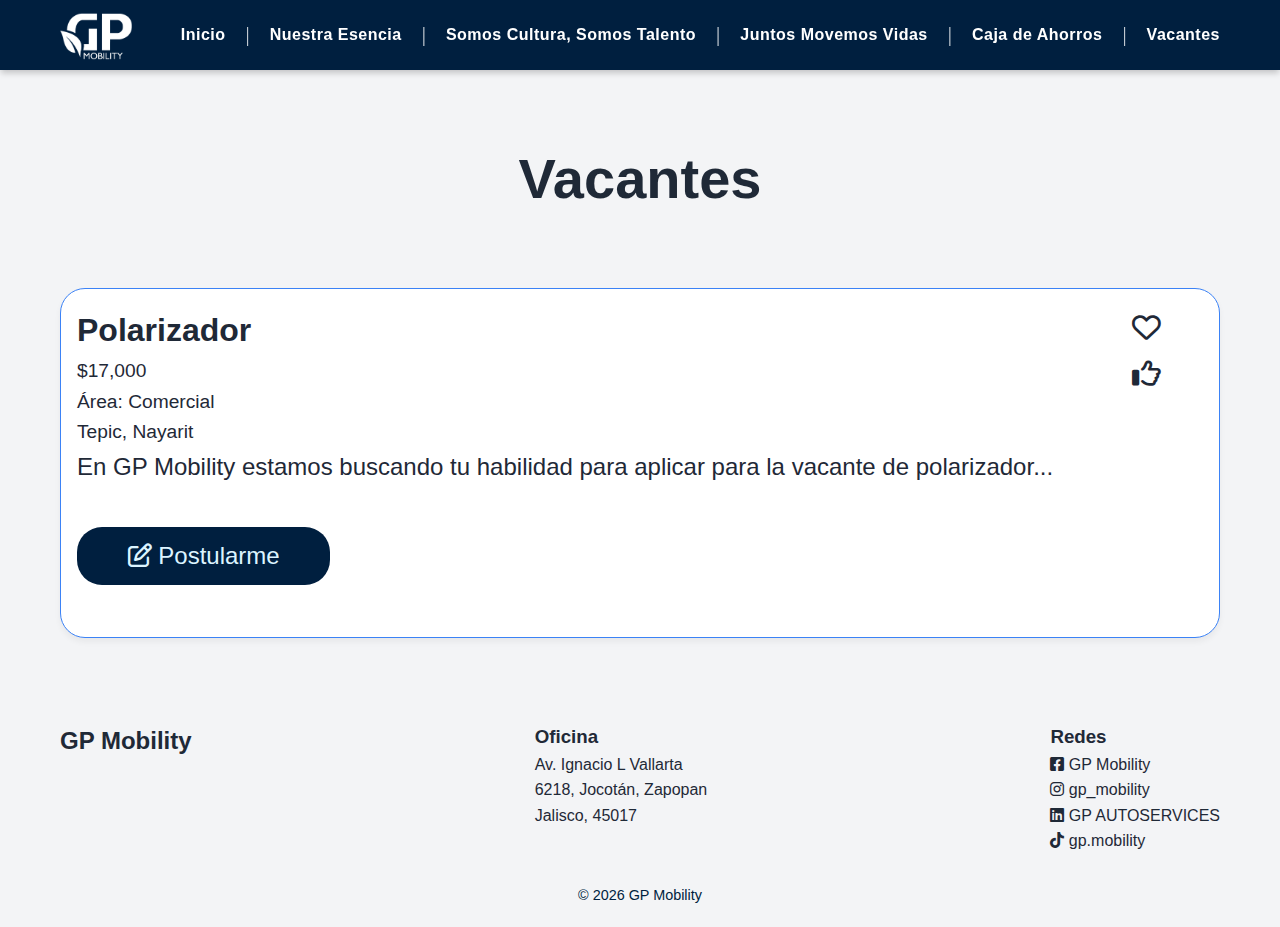
<file: vacantes.html>
<!DOCTYPE html>
<html lang="es">
    <head>
        <meta charset="UTF-8">
        <meta name="viewport" content="width=device-width, initial-scale=1.0">
        <title>Vacantes</title>
        <link href="https://cdnjs.cloudflare.com/ajax/libs/font-awesome/6.0.0/css/all.min.css" rel="stylesheet">
        <link rel="stylesheet" href="styles/styles_root.css">
        <link rel="stylesheet" href="styles/styles_index.css">
        <link rel="stylesheet" href="styles/styles_animations.css">
        <link rel="stylesheet" href="styles/styles_vacantes.css">
        <script type="module" src="js/auth_guard.js"></script>
    </head>
    <body>
        <section class="general-section">
            <div class="general-subsection">
                <h1>Vacantes</h1>
            </div>
        </section>
        <section class="general-section">
            <div class="vacant-card">
                <div class="vacant-details-col">
                    <h1 class="vacant-title">Polarizador</h1>
                    <h3 class="vacant-salary">$17,000</h3>
                    <p class="vacant-area">Área: Comercial</p>
                    <p class="vacant-location">Tepic, Nayarit</p>
                    <p class="vacant-resume">En GP Mobility estamos buscando tu habilidad para aplicar para la vacante de polarizador...</p>
                    <button id="openModalBtn" class="vacant-apply-button">
                        <p class="vacant-apply-text"><i class="fab fa-regular fa-pen-to-square"></i> Postularme</p>
                    </button>
                </div>
                <div class="vacant-details-buttons">
                    <p id="vacant-heart"><i class="fab fa-regular fa-heart"></i></p>
                    <p id="vacant-like"><i class="fab fa-regular fa-thumbs-up"></i></p>
                </div>
            </div>
        </section>

        <div id="myModal" class="vacant-modal-overlay">
            <div class="vacant-modal-content">
                <span class="close-btn">&times;</span>
                <h1 class="vacant-title">Polarizador</h1>
                <h3 class="vacant-salary">$17,000</h3>
                <p class="vacant-area">Área: Comercial</p>
                <p class="vacant-location">Tepic, Nayarit</p>
                <p class="vacant-resume">En GP Mobility estamos buscando tu habilidad para aplicar para la vacante de polarizador...</p>
                <button id="openModalBtn" class="vacant-apply-button">
                    <p class="vacant-apply-text"><i class="fab fa-regular fa-pen-to-square"></i> Postularme</p>
                </button>
            </div>
        </div>

        <script src="js/component.js"></script>
        <script src="js/vacant_modal.js"></script>
    </body>
</html>
</file>
<file: styles/styles_root.css>
:root {
    --header-bg: #001f3f;
    --header-text: #ffffff;
    --primary: #1e3a8a;
    --secondary: #3b82f6;
    --bg: #f3f4f6;
    --card-bg: #ffffff;
    --text-main: #1f2937;
    --text-light: #6b7280;
}

* {
    box-sizing: border-box;
    margin: 0;
    padding: 0;
    font-family: "Segoe UI", Roboto, Helvetica, Arial, sans-serif;
}

body {
    background-color: var(--bg);
    color: var(--text-main);
    min-height: 100vh;
    line-height: 1.6;
}

a {
    text-decoration: none;
    color: inherit;
}

img {
    max-width: 100%;
    display: block;
}

.main-header {
    position: sticky;
    top: 0;
    z-index: 1000;
    background-color: var(--header-bg);
    color: var(--header-text);
    box-shadow: 0 4px 6px -1px rgba(0, 0, 0, 0.2);
    padding: 10px 0;
    margin-bottom: 0;
    height: auto;
    width: 100%;
    display: block;
}

.brand {
    display: flex;
    align-items: center;
    gap: 15px;
    text-decoration: none;
    height: 100%;
}

.brand img {
    height: 50px;
    width: auto;
    filter: brightness(0) invert(1);
}

.header-nav {
    display: flex;
    align-items: center;
    gap: 20px;
    height: 100%;
}

.nav-link {
    font-family: "Segoe UI", Roboto, Helvetica, Arial, sans-serif;
    color: white;
    font-weight: 600;
    font-size: 1rem;
    text-decoration: none;
    letter-spacing: 0.5px;
    transition: opacity 0.2s;
}

.nav-link:hover {
    opacity: 0.8;
}

.nav-separator {
    color: white;
    font-family: "Times New Roman", Times, serif;
    font-size: 1.3rem;
    font-weight: 400;
    margin-top: -3px;
    opacity: 0.8;
}

/*MENU PARA CELULAR*/
.mobile-menu-button,
.mobile-menu {
    display: none;
}

/*FOOTER*/
.main-footer {
    display: block;
    width: 100%;
    padding: 20px;
}

.container-limit {
    display: flex;
    justify-content: space-between;
    align-items: center;
    width: 100%;
    max-width: 1200px;
    margin: 0 auto;
    padding: 0 20px;
}

/*RESPONSIVE*/

@media (max-width:900px) {
    .header-nav{display:none;}
    .mobile-menu-button{display:block;background:transparent;border:none;color:white;font-size:1.8rem;cursor:pointer;padding:5px;margin-left:auto;}
    .mobile-menu {
        position: fixed;
        top: 0;
        left: 0;
        width: 100%;
        height: 100vh;
        background-color: rgba(0, 31, 63, 0.98);
        z-index: 3000;
        display: none;
        flex-direction: column;
        align-items: center;
        justify-content: center;
    }
    .mobile-menu.active{display:flex;animation:fadeIn 0.3s ease;}
    .close-menu-button{position:absolute;top:20px;right:30px;background:none;border:none;color:white;font-size:3rem;cursor:pointer;line-height:1;}
    .mobile-nav-list{display:flex;flex-direction:column;gap:25px;text-align:center;}
    .mobile-link{color:white;font-size:1.5rem;font-weight:600;text-decoration:none;transition:color 0.3s;}
    .mobile-link:hover{color:#3b82f6;}

}

@media (max-width:768px) {
    .main-footer {
        flex-direction: column;
        align-items: center;
        gap: 20px;
    }

}


/*KEYFRAMES*/
@keyframes fadeIn {
    from { opacity: 0; }
    to { opacity: 1; }
}
</file>
<file: styles/styles_index.css>
/*HERO*/
.hero-video-container{position:relative;width:100%;height:400px;overflow:hidden;display:flex;align-items:center;justify-content:center;margin-bottom:2rem;}
.back-video{position:absolute;top:0;left:0;width:100%;height:100%;object-fit:cover;z-index:-2;}
.overlay{position:absolute;top:0;left:0;width:100%;height:100%;background:rgba(0,31,63,0.4);z-index:-1;}
.hero-logo{flex:0 0 auto;filter:brightness(0) invert(1);}
.hero-grid{position:relative;z-index:2;width:100%;max-width:1200px;display:flex;align-items:center;justify-content:center;gap:40px;padding:0 40px;}
.big-badge{width:280px;height:auto;opacity:0.9;}
.hero-text-col{flex:1;color:white;text-align:left;padding-left:5%;padding-right:5%;}
.hero-text-col h1{font-size:3rem;line-height:1.1;font-weight:800;margin-bottom:15px;text-shadow:0 2px 10px rgba(0,0,0,0.5);}
.hero-text-col h3{font-size:1.2rem;font-weight:700;margin-bottom:25px;text-shadow:0 2px 4px rgba(0,0,0,0.5);}
.hero-text-col p{font-size:1rem;margin-bottom:25px;text-shadow:0 2px 4px rgba(0,0,0,0.5);}

/*DISCOVER Y SECTION TEXT*/
.general-section,
.discover-section,
.news-section
{width:100%;max-width: 1200px;margin:4rem auto;padding:0 20px;}
.general-subsection{max-width: 800px; margin: 0 auto; text-align: center;}
.general-subsection h1{font-size: 3.5rem; margin-bottom: 1em;}
.general-subsection h2{margin-bottom: 1em;}
.general-subsection p{line-height: 1.6;}
.image-cards-grid{display:grid;grid-template-columns:repeat(auto-fit,minmax(160px,1fr));gap:20px;}
.image-card{position:relative;display:block;width:100%;aspect-ratio:1/1;background-size:cover;background-position:center;border-radius:4px;overflow:hidden;text-decoration:none;box-shadow:0 4px 6px rgba(0,0,0,0.1);}
.card-overlay{position:absolute;top:0;left:0;width:100%;height:100%;background-color:rgba(0,0,0,0.45);transition:background-color 0.3s ease;z-index:1;}
.card-content{position:relative;z-index:2;height:100%;display:flex;align-items:center;justify-content:center;text-align:center;padding:20px;}
.card-content h3{color:white;font-size:1.8rem;font-weight:700;line-height:1.2;text-shadow:0 2px 4px rgba(0,0,0,0.5);margin:0;}
.image-card:hover .card-overlay{background-color:rgba(0,31,63,0.6);}
.image-card:hover{transform:translateY(-5px);box-shadow:0 10px 20px rgba(0,0,0,0.2);}

/* ENVIAR RECONOCIMIENTO*/
.cta-recognition-container{max-width:1200px;margin:40px auto;padding:0 20px;}
.cta-banner{display:flex;justify-content:space-between;align-items:center;background:linear-gradient(90deg,#001f3f 0%,#003366 100%);color:white;text-decoration:none;padding:30px 50px;border-radius:12px;box-shadow:0 5px 15px rgba(0,31,63,0.2);transition:all 0.3s ease;border:1px solid rgba(255,255,255,0.1);}
.cta-content{display:flex;align-items:center;gap:25px;}
.cta-icon{font-size:2.5rem;color:#3b82f6;background:rgba(255,255,255,0.1);width:70px;height:70px;display:flex;align-items:center;justify-content:center;border-radius:50%;}
.cta-text h3{margin:0;font-size:1.5rem;font-weight:700;text-transform:uppercase;letter-spacing:0.5px;}
.cta-text p{margin:5px 0 0 0;font-size:1rem;color:#cbd5e1;font-weight:300;}
.cta-action{display:flex;align-items:center;gap:10px;background-color:rgba(255,255,255,0.1);padding:10px 20px;border-radius:50px;transition:background 0.3s ease;}
.cta-action span{font-weight:600;font-size:0.95rem;}
.cta-banner:hover{transform:translateY(-3px);box-shadow:0 10px 25px rgba(0,31,63,0.3);}
.cta-banner:hover .cta-action{background-color:#3b82f6;color:white;}
.cta-banner:hover .cta-action i{transform:translateX(5px);}
@media (max-width:768px){
}


/*NEWS*/
.section-header-left{margin-bottom:3rem;}
.section-title{color:#002b49;font-size:1.3rem;font-weight:700;letter-spacing:2px;margin-bottom:2rem;font-family:"Segoe UI",sans-serif;}
.news-subtitle{color:#64748b;font-size:1rem;margin-bottom:2rem;}
.news-card{display:flex;background:white;border:1px solid #3b82f6;border-radius:4px;overflow:hidden;min-height:350px;box-shadow:0 4px 6px rgba(0,0,0,0.05);cursor: pointer;}
.news-image-col{flex:1;position:relative;overflow:hidden;}
.news-img{width:100%;height:100%;object-fit:cover;}
.news-content-col{flex:1;padding:30px;display:flex;flex-direction:column;justify-content:space-between;}
.news-meta-header{display:flex;align-items:center;gap:12px;margin-bottom:15px;}
.author-avatar-circle{width:40px;height:40px;background-color:#cbd5e1;color:white;border-radius:50%;display:flex;align-items:center;justify-content:center;}
.meta-text{display:flex;flex-direction:column;font-size:0.85rem;}
.author-name{font-weight:700;color:#1e293b;}
.meta-date{color:#64748b;}
.meta-options{margin-left:auto;color:#64748b;cursor:pointer;}
.news-title{font-size:1.8rem;font-weight:700;color:#002b49;margin-bottom:15px;}
.news-excerpt{color:#334155;line-height:1.6;font-size:1rem;flex-grow:1;}
.news-footer{margin-top:20px;padding-top:15px;border-top:1px solid #e2e8f0;display:flex;justify-content:space-between;align-items:center;font-size:0.85rem;color:#64748b;font-weight:600;}
.news-stats span{margin-right:15px;}

/*NEWS MODAL*/
.news-modal-overlay{position:fixed;top:0;left:0;width:100%;height:100%;background-color:rgba(0,31,63,0.85);z-index:9999;display:none;justify-content:center;align-items:center;padding:20px;backdrop-filter:blur(5px);}
.news-modal-overlay.active{display:flex;animation:fadeIn 0.3s ease;}
.news-modal-content{background:white;width:100%;max-width:800px;max-height:90vh;border-radius:12px;overflow-y:auto;box-shadow:0 10px 30px rgba(0,0,0,0.5);position:relative;display:flex;flex-direction:column;}
.modal-hero-img{width:100%;height:300px;object-fit:cover;border-radius:12px 12px 0 0;}
.modal-body-content{padding:30px;}
.modal-meta{font-size:0.9rem;color:#666;margin-bottom:10px;display:flex;gap:15px;align-items:center;}
.modal-title{font-size:2rem;color:#001f3f;margin-bottom:20px;line-height:1.2;}
.modal-text{font-size:1.1rem;line-height:1.8;color:#333;white-space:pre-line;}

.close-modal-btn{position:absolute;top:15px;right:15px;background:rgba(0,0,0,0.5);color:white;border:none;width:40px;height:40px;border-radius:50%;font-size:20px;cursor:pointer;transition:background 0.3s;display:flex;align-items:center;justify-content:center;}
.close-modal-btn:hover{background:#e11d48;}



/*CONTACT SECTION*/
.contact-section{width:100%;max-width:100%;padding:0 40px;}
.contact-section h1{text-align:center;font-size:2rem;font-weight:700;margin-bottom:3rem;}
.contact-section .image-cards-grid{grid-template-columns:repeat(auto-fit,minmax(400px,1fr));gap:40px;}
.contact-section .image-card{height:400px;}
.contact-section .card-content{justify-content:left;align-items:flex-end;padding:35px;}
.contact-section .card-content h3{font-size:2rem; font-weight: 400;}
.contact-item h3 {font-weight: 500; margin-top: 1rem; margin-left: 1rem;}

/*RESPONSIVE*/
@media (max-width: 1024px) {
    .discover-section,.general-section,.news-section{width:100%;margin:4rem 0;padding:0 2rem;box-sizing:border-box;}
}

@media (max-width: 900px) {
    .hero-grid{flex-direction:column;text-align:center;padding:0 20px;}
    .hero-text-col{text-align:center;padding-left:0;padding-right:0;}
    .big-badge{width:150px;margin-bottom:auto;}
    .hero-text-col h1{font-size:1rem;}
    .hero-text-col h3{font-size:0.9rem;}
    .hero-text-col p{font-size: 0.7rem;}
    .discover-section,.general-section,.news-section{width:100%;margin:4rem 0;padding:0 1rem;}

    .general-subsection h1{font-size: 3.5rem; margin-bottom: 1em;}
    .general-subsection h2{margin-bottom: 1em;}
    .general-subsection p{line-height: 1.6;}
}

@media (max-width: 768px) {
    .news-card{flex-direction:column;}
    .news-image-col{height:200px;flex:none;}
    .contact-section{padding:0 20px;}
    .contact-section h1{font-size:1.8rem;margin-bottom:2rem;margin-top:1em !important;}
    .contact-section .image-card{height:320px;}
    .contact-section .image-cards-grid{gap:20px;}
    .contact-section .card-content h3{font-size:1.3rem;}

    .cta-banner{flex-direction:column;text-align:center;padding:30px 20px;gap:20px;}
    .cta-content{flex-direction:column;gap:15px;}
    .cta-action{width:100%;justify-content:center;}

}


@media (max-width: 480px) {
    .contact-section .image-cards-grid{grid-template-columns:1fr;}
    .contact-section .image-card{height:300px;}
}
</file>
<file: styles/styles_soporte_caja.css>
:root{--primary:#001f3f;--secondary:#3b82f6;--bg-light:#f4f6f9;--text-dark:#333;--text-gray:#666;--white:#ffffff;--whatsapp:#25D366;}
*{margin:0;padding:0;box-sizing:border-box;font-family:'Segoe UI',Tahoma,Geneva,Verdana,sans-serif;}
body{background-color:var(--bg-light);min-height:100vh;display:flex;flex-direction:column;}
.support-section{flex:1;width:100%;padding:40px 20px;display:flex;justify-content:center;align-items:center;margin-top:60px;}
.support-card{background:var(--white);max-width:900px;width:100%;border-radius:20px;box-shadow:0 20px 40px rgba(0,0,0,0.1);display:flex;overflow:hidden;flex-wrap:wrap;}
.support-info{flex:1;padding:50px;background:linear-gradient(135deg,var(--primary) 0%,#003366 100%);color:var(--white);min-width:320px;}
.header-icon{width:60px;height:60px;background:rgba(255,255,255,0.1);border-radius:12px;display:flex;align-items:center;justify-content:center;font-size:1.8rem;color:var(--secondary);margin-bottom:25px;}
.support-info h1{font-size:2rem;margin-bottom:15px;font-weight:700;}
.support-info p{color:#cbd5e1;line-height:1.6;margin-bottom:40px;}
.steps-list{list-style:none;}
.steps-list li{display:flex;gap:20px;margin-bottom:30px;}
.steps-list li:last-child{margin-bottom:0;}
.step-num{background-color:var(--secondary);color:var(--white);width:32px;height:32px;border-radius:50%;display:flex;align-items:center;justify-content:center;font-weight:bold;flex-shrink:0;margin-top:2px;}
.step-content strong{display:block;font-size:1.1rem;margin-bottom:4px;}
.step-content span{font-size:0.95rem;color:#a0aec0;line-height:1.4;}
.support-actions{flex:1;padding:50px;display:flex;flex-direction:column;justify-content:center;gap:20px;min-width:320px;background-color:var(--white);}
.btn-action{display:flex;align-items:center;padding:20px;border-radius:12px;text-decoration:none;transition:all 0.3s ease;border:1px solid #e2e8f0;box-shadow:0 4px 6px rgba(0,0,0,0.02);position:relative;overflow:hidden;}
.btn-icon-wrapper{width:50px;height:50px;display:flex;align-items:center;justify-content:center;border-radius:10px;margin-right:20px;font-size:1.5rem;flex-shrink:0;}
.btn-text{flex:1;display:flex;flex-direction:column;}
.btn-text span{font-size:0.85rem;color:var(--text-gray);margin-bottom:2px;}
.btn-text strong{font-size:1.2rem;font-weight:800;color:var(--primary);}
.arrow-icon{font-size:1.2rem;color:#cbd5e1;transition:transform 0.3s,color 0.3s;}
.btn-zoho .btn-icon-wrapper{background-color:var(--primary);color:white;}
.btn-zoho:hover{border-color:var(--primary);transform:translateY(-4px);box-shadow:0 10px 20px rgba(0,31,63,0.15);}
.btn-zoho:hover .arrow-icon{color:var(--primary);transform:translateX(5px);}
.btn-whatsapp .btn-icon-wrapper{background-color:#dcf8c6;color:var(--whatsapp);}
.btn-whatsapp:hover{border-color:var(--whatsapp);transform:translateY(-4px);box-shadow:0 10px 20px rgba(37,211,102,0.2);}
.btn-whatsapp .btn-text strong{color:var(--whatsapp);}
.btn-whatsapp:hover .arrow-icon{color:var(--whatsapp);transform:translateX(5px);}
.divider{text-align:center;position:relative;margin:15px 0;}
.divider span{background:var(--white);padding:0 15px;color:#94a3b8;font-size:0.9rem;position:relative;z-index:1;}
.divider::before{content:"";position:absolute;top:50%;left:0;right:0;border-top:1px solid #e2e8f0;z-index:0;}

.resources-grid{display:grid;grid-template-columns:repeat(auto-fit,minmax(300px,1fr));gap:30px;max-width:1000px;margin:0 auto;width:100%;}
.resource-card{background:white;padding:30px;border-radius:16px;box-shadow:0 10px 30px rgba(0,0,0,0.08);text-align:center;transition:transform 0.3s ease;}
.resource-card:hover{transform:translateY(-5px);}
.icons{padding:15px;border-radius:50%;width:80px;height:80px;display:flex;align-items:center;justify-content:center;margin:0 auto 20px auto;}
.icons i{font-size: 2rem;};
.resource-card h2{color:var(--primary);margin-bottom:10px;font-size:1.5rem;}
.resource-card p{color:#666;margin-bottom:25px;font-size:0.95rem;}
.alcancia-img{max-width:350px;margin: 20px auto;filter:drop-shadow(0 10px 15px rgba(0,0,0,0.2));animation:float 6s ease-in-out infinite;}



        @media (max-width:768px){
                .support-info,.support-actions{padding:30px;min-width:100%;}
                .support-card{flex-direction:column;}
                .support-section{margin-top:80px;}
        }
</file>
<file: styles/styles_enviar_reconocimiento.css>
:root{--primary:#001f3f;--secondary:#3b82f6;--bg-light:#f4f6f9;--text-dark:#333;--text-gray:#666;--border-color:#ddd;--white:#ffffff;--shadow:0 4px 6px rgba(0,0,0,0.1);}
body{background-color:var(--bg-light);font-family:'Segoe UI',Tahoma,Geneva,Verdana,sans-serif;color:var(--text-dark);line-height:1.6;}
.grupo-horizontal{display:flex;gap:20px;margin-bottom:30px;align-items:flex-start;}
.campo-individual{flex:1;display:flex;flex-direction:column;}
input[type="text"],select{width:100%;padding:12px 15px;border:1px solid var(--border-color);border-radius:8px;font-size:1rem;transition:all 0.3s ease;background-color:#fff;color:var(--text-dark);}
input[type="text"]:focus,select:focus{border-color:var(--secondary);outline:none;box-shadow:0 0 0 3px rgba(59,130,246,0.2);}
input[readonly]{background-color:#eef2f6 !important;color:#888;cursor:not-allowed;border-color:#eee;}
#form-{width:100%;padding:15px;font-size:1rem;border:1px solid var(--border-color);border-radius:8px;}
#user-suggestions{border-radius:0 0 8px 8px;box-shadow:0 4px 6px rgba(0,0,0,0.15);border-top:none;}
#user-suggestions li{padding:10px 15px;cursor:pointer;border-bottom:1px solid #eee;font-size:0.95rem;color:var(--text-dark);transition:background 0.2s;}
#user-suggestions li:last-child{border-bottom:none;}
#user-suggestions li:hover{background-color:#e0f2fe;color:var(--primary);font-weight:500;}

.general-section button{background-color:var(--secondary);color:white;font-size:1.2rem;font-weight:600;padding:15px 30px;border:none;border-radius:8px;cursor:pointer;width:100%;margin-top:25px;transition:all 0.3s ease;box-shadow:0 4px 6px rgba(59,130,246,0.3);display:flex;justify-content:center;align-items:center;gap:10px;}
.general-section button:hover{background-color:#2563eb;transform:translateY(-2px);box-shadow:0 6px 12px rgba(59,130,246,0.4);}
.general-section button:active{transform:translateY(0);box-shadow:0 2px 4px rgba(59,130,246,0.3);}
.general-section button:disabled{background-color:#ccc;cursor:not-allowed;transform:none;box-shadow:none;}


@media (max-width:768px){.general-section{padding:30px 15px 60px 15px;}
.general-subsection h1{font-size:2.5rem;}
.valores-section{padding:25px;margin:0 15px 30px 15px;}
.grupo-horizontal{flex-direction:column;gap:15px;}
.campo-individual{width:100%;}
}
</file>
<file: styles/login.css>
* {
	box-sizing: border-box;
}

body {
	background: #001f3f;
	display: flex;
	justify-content: center;
	align-items: center;
	flex-direction: column;
	height: 100vh;
	margin: -20px 0 50px;
}

p {
	font-size: 14px;
	font-weight: 100;
	line-height: 20px;
	letter-spacing: 0.5px;
	margin: 20px 0 30px;
}

span {
	font-size: 12px;
}

a {
	color: #333;
	font-size: 14px;
	text-decoration: none;
	margin: 15px 0;
}

button {
	border-radius: 20px;
	border: 3px solid #a6c8ff;
	background-color: #3b82f6;
	color: #FFFFFF;
	font-size: 12px;
	font-weight: bold;
	padding: 12px 45px;
	letter-spacing: 1px;
	text-transform: uppercase;
	transition: transform 80ms ease-in;
}

button:active {
	transform: scale(0.95);
}

button:focus {
	outline: none;
}

.ghost {
	background-color: transparent;
	border-color: #FFFFFF;
}

form {
	background-color: #FFFFFF;
	display: flex;
	align-items: center;
	justify-content: center;
	flex-direction: column;
	padding: 0 50px;
	height: 100%;
	text-align: center;
}

input {
	background-color: #eee;
	border: none;
	padding: 12px 15px;
	margin: 8px 0;
	width: 100%;
}

.card {
	background-color: #fff;
	border-radius: 10px;
    box-shadow: 0 14px 28px rgba(0,0,0,0.25), 0 10px 10px rgba(0,0,0,0.22);
	position: relative;
	overflow: hidden;
	width: 768px;
	max-width: 100%;
	min-height: 480px;
}

.form-container {
	position: absolute;
	top: 0;
	height: 100%;
	transition: all 0.6s ease-in-out;
}

.sign-in-container {
	left: 0;
	width: 50%;
	z-index: 2;
}

.card.right-panel-active .sign-in-container {
	transform: translateX(100%);
}

.sign-up-container {
	left: 0;
	width: 50%;
	opacity: 0;
	z-index: 1;
}

.card.right-panel-active .sign-up-container {
	transform: translateX(100%);
	opacity: 1;
	z-index: 5;
	animation: show 0.6s;
}

@keyframes show {
	0%, 49.99% {
		opacity: 0;
		z-index: 1;
	}
	
	50%, 100% {
		opacity: 1;
		z-index: 5;
	}
}

.overlay-container {
	position: absolute;
	top: 0;
	left: 50%;
	width: 50%;
	height: 100%;
	overflow: hidden;
	transition: transform 0.6s ease-in-out;
	z-index: 100;
}

.card.right-panel-active .overlay-container{
	transform: translateX(-100%);
}

.login-overlay {
	background: linear-gradient(#4d718e, #3b82f6);
	background-repeat: no-repeat;
	background-size: cover;
	background-position: 0 0;
	color: #FFFFFF;
	position: relative;
	left: -100%;
	height: 100%;
	width: 200%;
    transform: translateX(0);
	transition: transform 0.6s ease-in-out;
}

.card.right-panel-active .login-overlay {
    transform: translateX(50%);
}

.overlay-panel {
	position: absolute;
	display: flex;
	align-items: center;
	justify-content: center;
	flex-direction: column;
	padding: 0 40px;
	text-align: center;
	top: 0;
	height: 100%;
	width: 50%;
	transform: translateX(0);
	transition: transform 0.6s ease-in-out;
}

.overlay-left {
	transform: translateX(-20%);
}

.card.right-panel-active .overlay-left {
	transform: translateX(0);
}

.overlay-right {
	right: 0;
	transform: translateX(0);
}

.overlay-img{
    width: 90px;
    height: auto;
    margin-bottom: 20px; 
    display: block;   
    object-fit: contain;
    filter: drop-shadow(0 2px 4px rgba(0,0,0,0.2));
}

.card.right-panel-active .overlay-right {
	transform: translateX(20%);
}

.error-msg {
    color: #e11d48;
    font-size: 0.8rem;
    font-weight: bold;
    margin: 10px 0;
    display: none;
}

/* Asegúrate de mantener tus estilos anteriores del slider */

/* --- NUEVOS ESTILOS PARA INPUTS Y BUSCADOR --- */

.input-wrapper {
    position: relative;
    width: 100%;
    margin: 8px 0;
}

/* Ajuste para que el input ocupe el espacio correcto dentro del wrapper */
.input-wrapper input {
    width: 100%;
    margin: 0; /* El margen lo maneja el wrapper */
    padding-right: 40px; /* Espacio para el ojito */
}

/* Icono de Ver Contraseña */
.toggle-password {
    position: absolute;
    right: 15px;
    top: 50%;
    transform: translateY(-50%);
    cursor: pointer;
    color: #aaa;
    transition: color 0.3s;
}

.toggle-password:hover {
    color: #333;
}

/* Lista de Sugerencias (Autocompletado) */
.suggestions-list {
    position: absolute;
    top: 100%;
    left: 0;
    width: 100%;
    background: white;
    border: 1px solid #ddd;
    border-top: none;
    border-radius: 0 0 8px 8px;
    max-height: 150px;
    overflow-y: auto;
    z-index: 1000;
    list-style: none;
    padding: 0;
    margin: 0;
    box-shadow: 0 4px 6px rgba(0,0,0,0.1);
    display: none;
    text-align: left;
}

.suggestions-list li {
    padding: 10px 15px;
    cursor: pointer;
    border-bottom: 1px solid #eee;
    font-size: 0.9rem;
    color: #333;
}

.suggestions-list li:hover {
    background-color: #f0f0f0;
}

/*RESPONSIVE*/

@media (max-width:768px){
    body{height:auto;padding:20px 0;}
    .card{width:100%;max-width:400px;min-height:500px;margin:0 10px;}
    form{padding:0 15px;}
    .overlay-panel{padding:0 15px;}
    h1{font-size:20px;}
    p{font-size:12px;line-height:1.4;margin:15px 0 20px;}
    input{padding:10px;margin:5px 0;}
    button{padding:10px 20px;font-size:11px;}
}
@media (max-width:480px){
    .card{width:100%;margin:0;border-radius:0;}
    .overlay-img{width:70px;margin-bottom:10px;}
    form,.overlay-panel{padding:0 10px;}
}
</file>
<file: styles/styles_nuestra_esencia.css>
.valores-section {
    width: 100%;
    max-width: 100%;
    margin: 4rem auto;
    padding: 0 20px;
}

.valores-table {
    display: flex;
    border: 1px solid #002b49;
}

.valores-item {
    flex: 1;
    display: flex;
    padding: 60px 30px;
    flex-direction: column;
    text-align: center;
    align-items: center;
    justify-content: flex-start;
    border-right: 1px solid #002b49;
}

.valores-img {
    width: 50%;
    height: 100%;
    object-fit: cover;
    object-position: center;
}

.valores-item:last-child {
    border-right: none;
}

.valores-title {
    color: #3b82f6; 
    font-size: 2.5rem;
    font-weight: 700;
    margin-bottom: 25px;
    font-family: "Segoe UI", sans-serif;
}

.valores-paragraph {
    color: #002b49; 
    font-size: 1.1rem;
    font-weight: 600;
    line-height: 1.6;
    max-width: 80%;
}


/*--- RESPONSIVE --*/
@media (max-width: 768px) {
    .valores-table {
        flex-direction: column;
    }

    .valores-item {
        border-right: none;
        border-bottom: 1px solid #002b49;
        padding: 40px 20px;
    }

    .valores-item:last-child {
        border-bottom: none;
    }
}
</file>
<file: styles/styles_vacantes.css>
.vacant-card{
    width: 100%;
    display:flex;
    background:white;
    border:1px solid #3b82f6;
    border-radius:25px;
    overflow:hidden;
    min-height:350px;
    box-shadow:0 4px 6px rgba(0,0,0,0.05);
    padding: 1em;
}

.vacant-details-col{
    width: 90%;
}

.vacant-title{
    font-weight: bold;
}

.vacant-salary, .vacant-area, .vacant-location{
    font-weight: normal;
    font-size: 1.2em;
}

.vacant-resume{
    font-size: 1.5em;
}

.vacant-apply-button{
    width: 25%;
    min-width: 200px;
    background-color: #001f3f;
    margin-top: 4%;
    padding: 15px;
    cursor: pointer;
    border-radius: 25px;
    border: none;
    text-align: center;
}

.vacant-apply-text{
    font-size: 1.8em;
    color: rgb(220, 244, 255);
}

.vacant-details-buttons{
    width: 10%;
    text-align: center;
}

#vacant-heart, #vacant-like{
    font-size: 1.8em;
    cursor: pointer;
}


/*MODAL*/

.vacant-modal-overlay{display:none;position:fixed;z-index:2000;left:0;top:0;width:100%;height:100%;background-color:rgba(0,0,0,0.5);backdrop-filter:blur(4px);align-items:center;justify-content:center;}
.vacant-modal-content{background-color:white;padding:30px;border-radius:12px;width:90%;max-width:500px;position:relative;box-shadow:0 10px 25px rgba(0,0,0,0.2);animation:modalFadeIn 0.3s ease-out;font-family:"Segoe UI",sans-serif;}
.close-btn{position:absolute;top:15px;right:20px;color:#aaa;font-size:28px;font-weight:bold;cursor:pointer;transition:color 0.2s;line-height:1;}
.close-btn:hover{color:#002b49;}

/*ANIMACIONES*/
@keyframes modalFadeIn{from{opacity:0;transform:translateY(-20px);}
to{opacity:1;transform:translateY(0);}
}
/*RESPONSIVE*/
@media (max-width:768px){.vacant-apply-button{width:100%;margin-top:20px;}
}
</file>
<file: styles/styles_animations.css>
.animated-image-card {
    position: relative;
    display: block;
    width: 100%;
    aspect-ratio: 1/1;
    perspective: 1000px;
    cursor: pointer;
    transition: transform 0.6s cubic-bezier(0.455, 0.030, 0.515, 0.955);
    transform-style: preserve-3d;
}

.animated-image-card:not(.flipped):hover {
    transform: rotateX(20deg);
    box-shadow: 0 15px 25px rgba(0,0,0,0.1);
}

.animated-image-card.flipped {
    transform: rotateX(-180deg);
    position: relative;
}

.animated-card-face {
    position: absolute;
    top: 0;
    left: 0;
    width: 100%;
    height: 100%;
    border-radius: 4px;
    overflow: hidden;
    backface-visibility: hidden;
    display: flex;
    flex-direction: column;
    justify-content: center;
    align-items: center;
    text-align: center;
    color: white;
    box-shadow: 0 4px 6px rgba(0,0,0,0.1);
}

.animated-card-front {
    background-size: cover;
    background-position: center;
    transform: rotateX(0deg);
    z-index: 2;
}

.animated-card-back {
    background-size: cover;
    background-position: center;
    transform: rotateX(180deg);
}

.animated-card-overlay {
    position: absolute;
    top: 0;
    left: 0;
    width: 100%;
    height: 100%;
    background-color: rgba(0,0,0,0.45);
    z-index: -1;
}

.animated-card-content {
    z-index: 1;
    padding: 10px;
}

.animated-card-content h3 {
    margin-bottom: 10px;
}

.animated-card-content p {
    font-size: .9rem;
}
</file>
